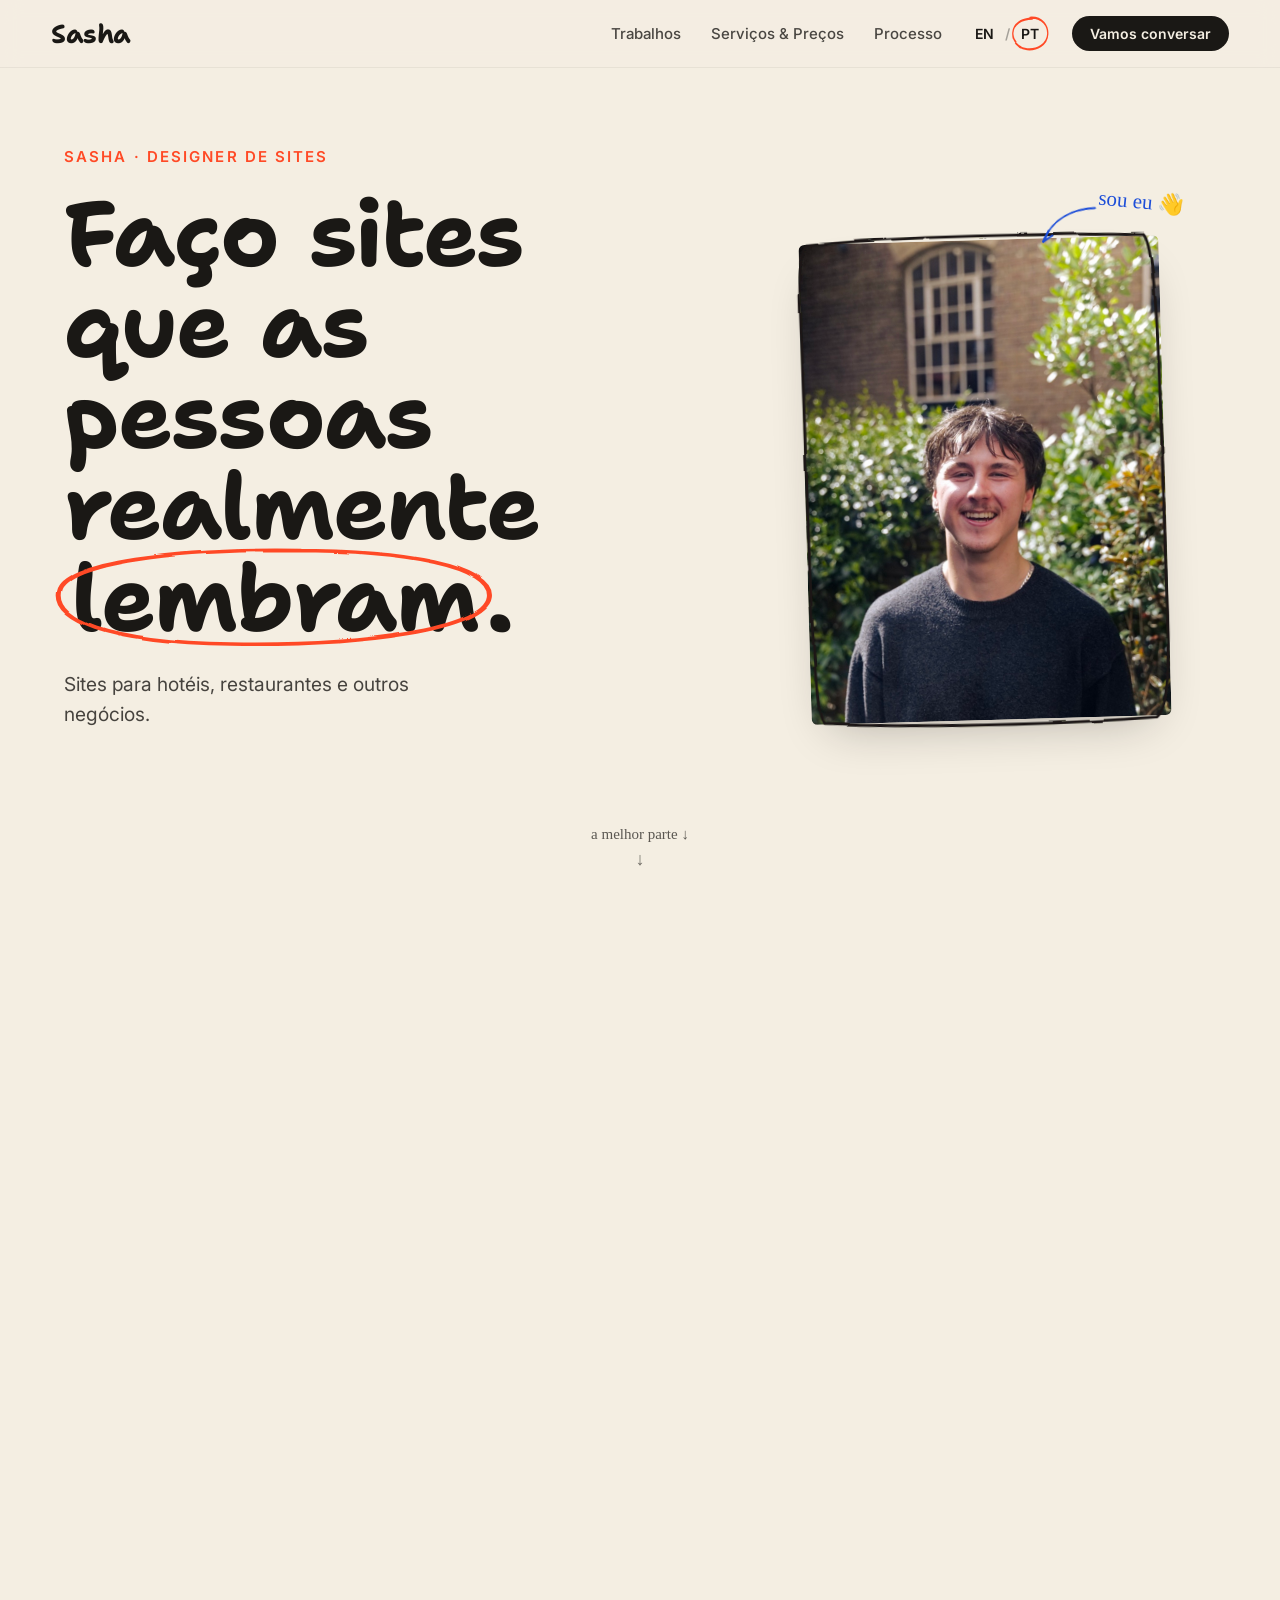
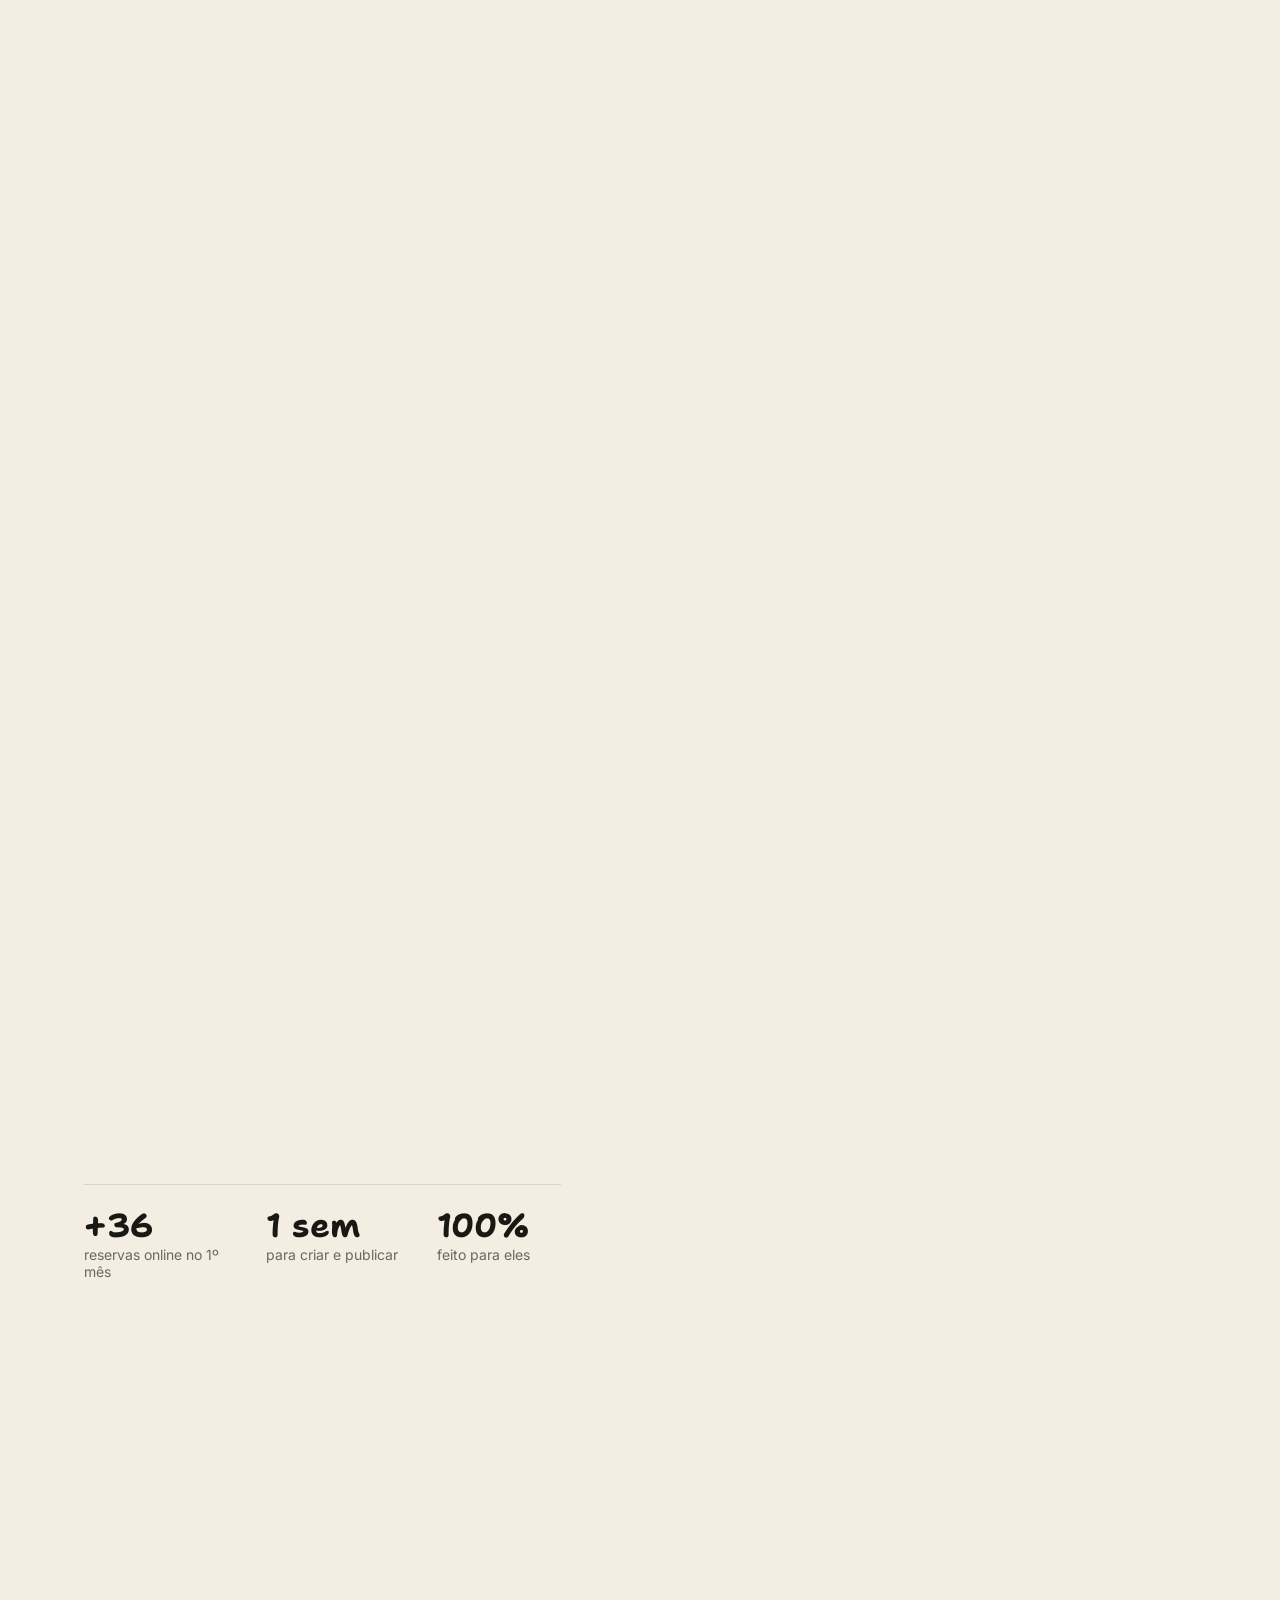
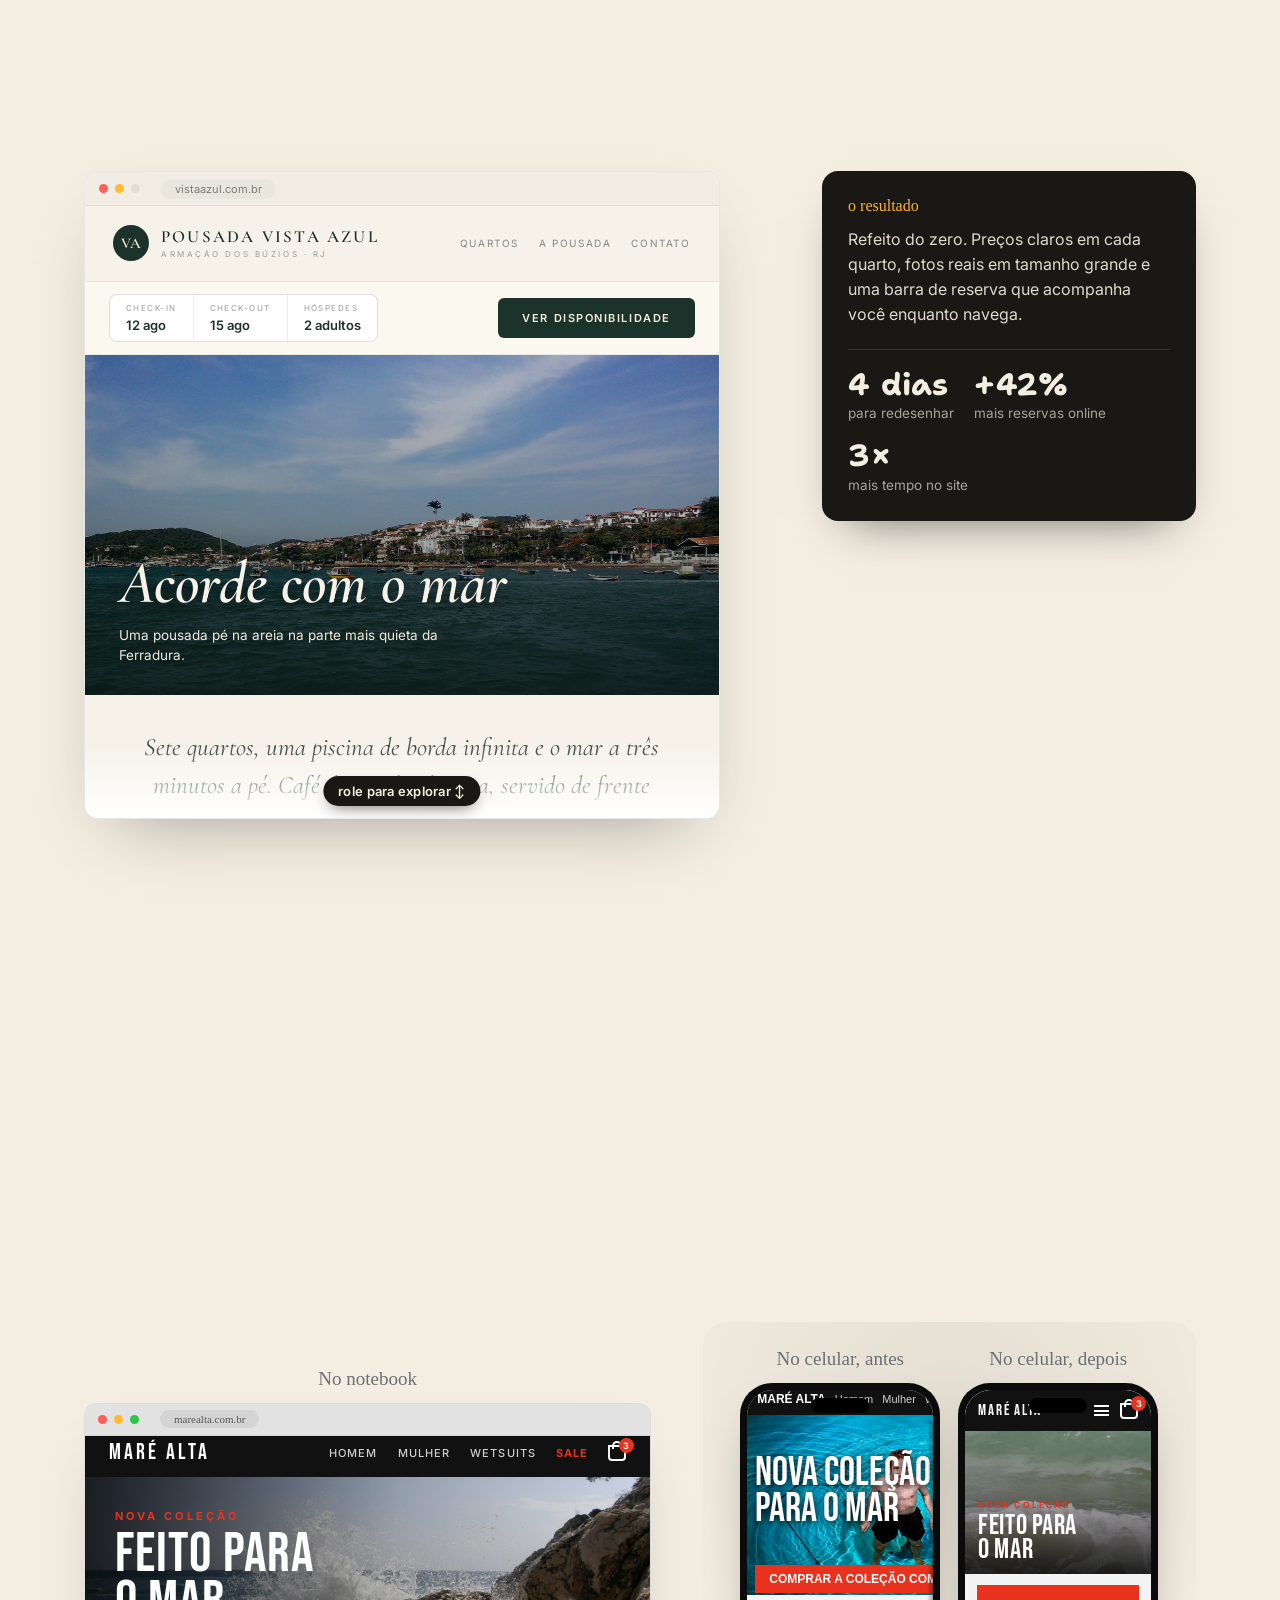
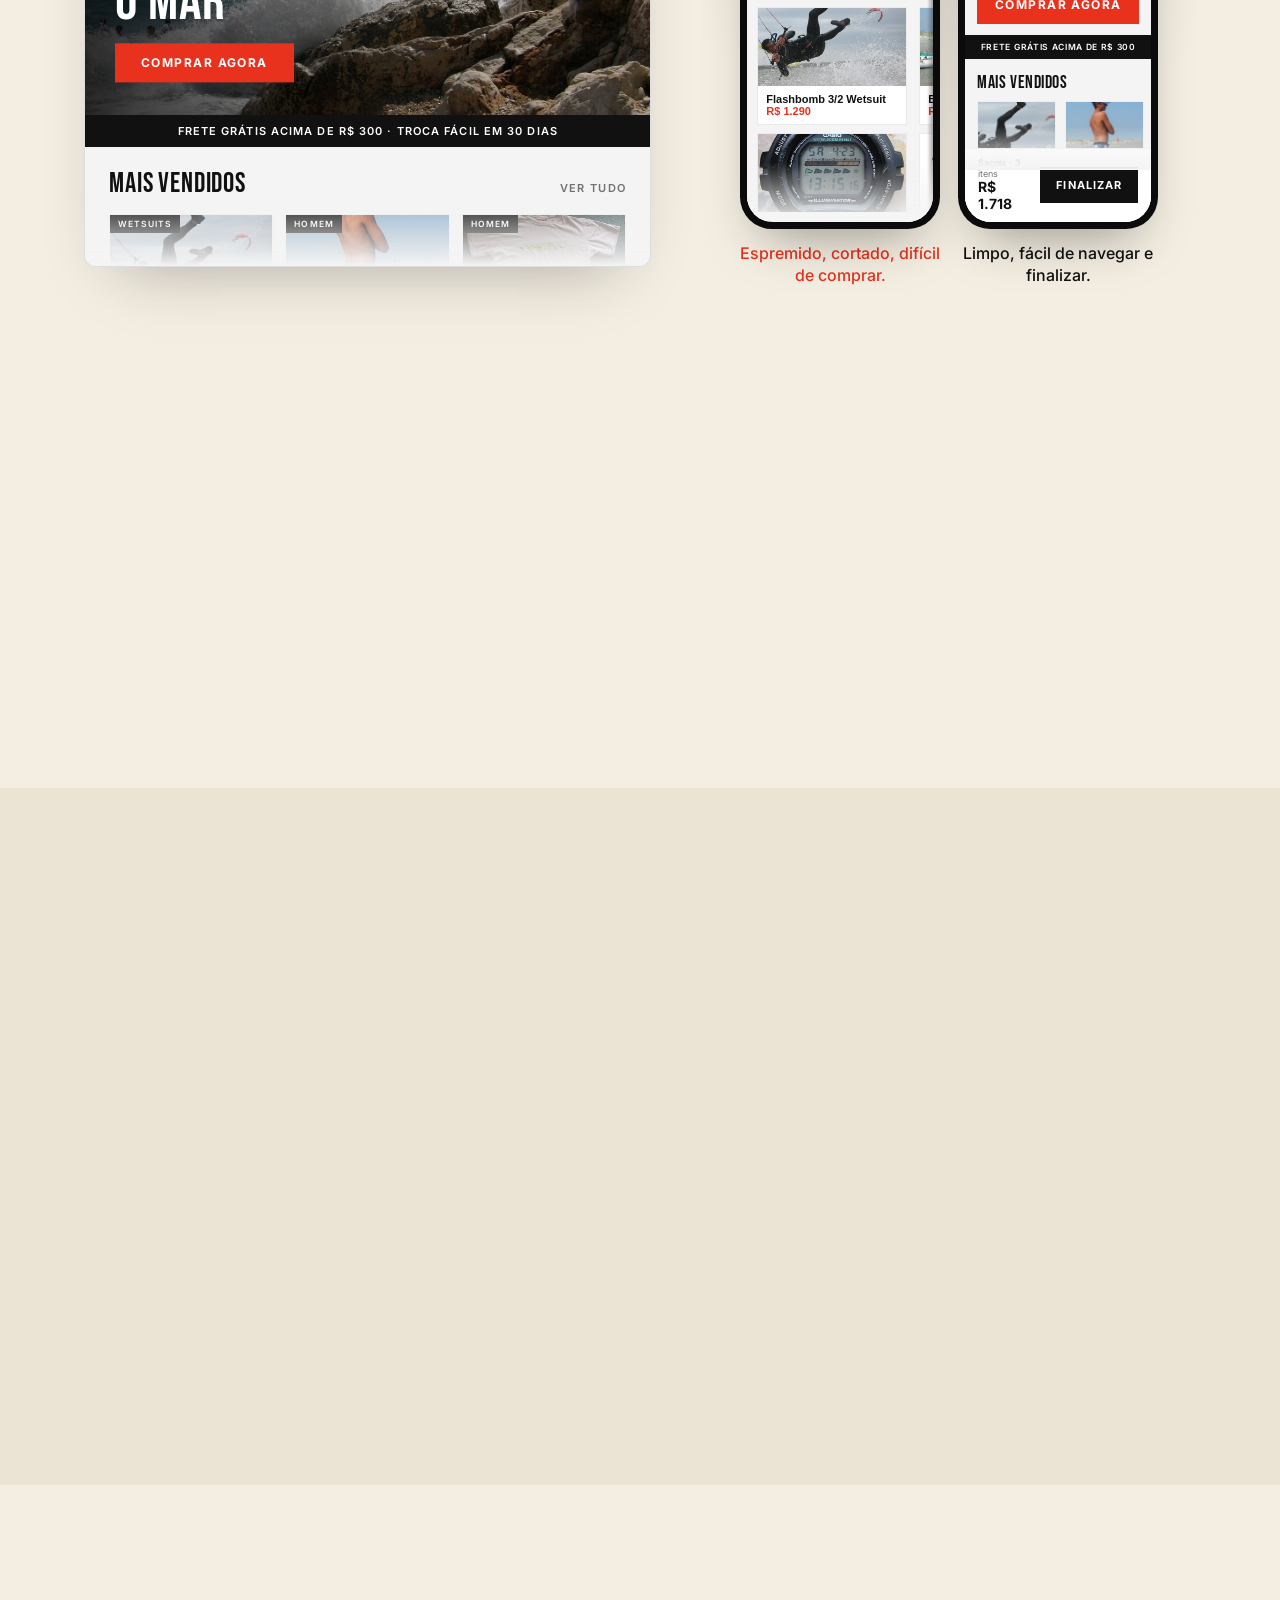
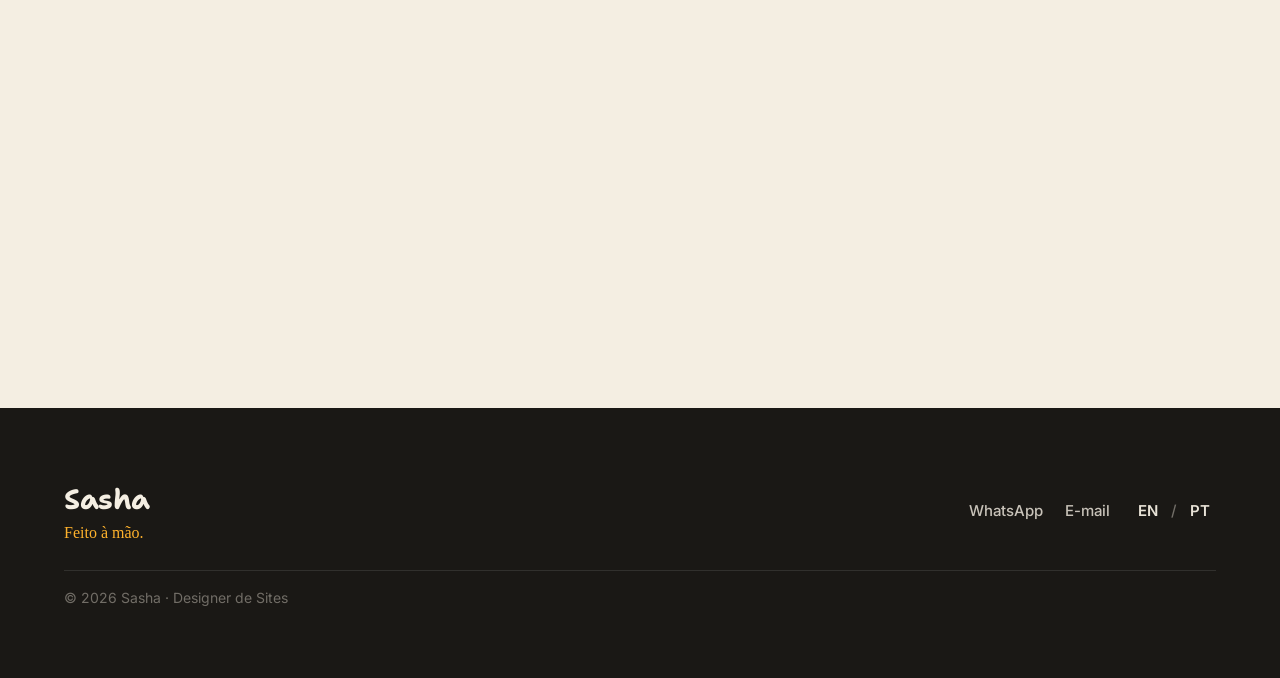
<file: site/index.html>
<!DOCTYPE html>
<html lang="pt">
<head>
<meta charset="utf-8">
<meta name="viewport" content="width=device-width, initial-scale=1">
<title>Sasha — Designer de Sites</title>
<meta name="description" content="Sasha builds memorable, handcrafted websites for hotels, restaurants, bars and other businesses. Bilingual EN / PT-BR.">
<meta property="og:title" content="Sasha — Website Designer">
<meta property="og:description" content="Memorable, handcrafted websites for hotels, restaurants and bars.">
<meta property="og:type" content="website">
<meta name="theme-color" content="#F4EEE2">
<link rel="icon" href="favicon.svg" type="image/svg+xml">
<link rel="preconnect" href="https://fonts.googleapis.com">
<link rel="preconnect" href="https://fonts.gstatic.com" crossorigin="">
<link href="https://fonts.googleapis.com/css2?family=Shantell+Sans:ital,wght@0,300..800;1,300..800&amp;family=Permanent+Marker&amp;family=Cormorant+Garamond:ital,wght@0,400;0,500;0,600;0,700;1,400;1,600&amp;family=Bebas+Neue&amp;family=Inter:wght@400;500;600;700&amp;display=swap" rel="stylesheet">
<link href="https://api.fontshare.com/v2/css?f[]=general-sans@400,500,600,700&amp;display=swap" rel="stylesheet">
<link rel="stylesheet" href="assets/css/style.css">
<!-- If JS is unavailable, reveal-on-scroll elements would stay invisible; show them. -->
<noscript><style>[data-reveal],[data-areveal]{opacity:1 !important;transform:none !important}</style></noscript>
</head>
<body>

<!-- Marker-texture SVG filters used by the hand-drawn ink strokes -->
<svg width="0" height="0" style="position:absolute;pointer-events:none" aria-hidden="true"><defs>
  <filter id="marker" x="-20%" y="-20%" width="140%" height="140%"><feTurbulence type="fractalNoise" baseFrequency="0.018 0.03" numOctaves="2" seed="7" result="n"></feTurbulence><feDisplacementMap in="SourceGraphic" in2="n" scale="3.2" xChannelSelector="R" yChannelSelector="G"></feDisplacementMap></filter>
  <filter id="marker2" x="-30%" y="-30%" width="160%" height="160%"><feTurbulence type="fractalNoise" baseFrequency="0.03 0.05" numOctaves="2" seed="3" result="n"></feTurbulence><feDisplacementMap in="SourceGraphic" in2="n" scale="2.2"></feDisplacementMap></filter>
</defs></svg>

<!-- Cursor ink-trail layer (desktop, fine pointer only) -->
<div id="trail" aria-hidden="true" style="position:fixed;inset:0;pointer-events:none;z-index:60;overflow:hidden"></div>

<nav style="position:fixed;top:0;left:0;right:0;z-index:50;display:flex;align-items:center;justify-content:space-between;gap:18px;padding:16px clamp(18px,4vw,52px);background:rgba(244,238,226,0.72);backdrop-filter:blur(10px);-webkit-backdrop-filter:blur(10px);border-bottom:1px solid #1a18150f">
  <a href="#top" style="font-family:'Shantell Sans',cursive;font-weight:700;font-size:26px;color:#1A1815;text-decoration:none;letter-spacing:-.5px">Sasha</a>
  <div style="display:flex;align-items:center;gap:clamp(14px,2.4vw,30px)">
    <a href="#work" data-navlink data-i18n="nav.work" style="font-family:'General Sans','Inter',sans-serif;font-weight:500;font-size:15px;color:#1A1815;text-decoration:none;opacity:.78;display:none">Trabalhos</a>
    <a href="#services" data-navlink data-i18n="nav.services" style="font-family:'General Sans','Inter',sans-serif;font-weight:500;font-size:15px;color:#1A1815;text-decoration:none;opacity:.78;display:none">Serviços &amp; Preços</a>
    <a href="#process" data-navlink data-i18n="nav.process" style="font-family:'General Sans','Inter',sans-serif;font-weight:500;font-size:15px;color:#1A1815;text-decoration:none;opacity:.78;display:none">Processo</a>
    <div style="display:flex;align-items:center;gap:8px;font-family:'General Sans','Inter',sans-serif;font-weight:600;font-size:14px">
      <button type="button" data-lang="en" aria-label="Switch to English" style="position:relative;background:none;border:none;cursor:pointer;padding:4px 3px;color:#1A1815;font:inherit;opacity:1">EN<svg data-langcircle viewBox="0 0 70 42" preserveAspectRatio="none" hidden style="position:absolute;left:-8px;top:-7px;width:calc(100% + 16px);height:calc(100% + 14px);overflow:visible;pointer-events:none"><path d="M 35 4 C 57 3, 67 13, 66 22 C 65 33, 47 39, 30 38 C 13 37, 4 29, 5 20 C 6 11, 20 5, 39 5" fill="none" stroke="#FF4A26" stroke-width="2.3" stroke-linecap="round" style="filter:url(#marker2)"></path></svg></button>
      <span style="opacity:.32">/</span>
      <button type="button" data-lang="pt" aria-label="Mudar para Português" style="position:relative;background:none;border:none;cursor:pointer;padding:4px 3px;color:#1A1815;font:inherit">PT<svg data-langcircle viewBox="0 0 70 42" preserveAspectRatio="none" style="position:absolute;left:-8px;top:-7px;width:calc(100% + 16px);height:calc(100% + 14px);overflow:visible;pointer-events:none"><path d="M 35 4 C 57 3, 67 13, 66 22 C 65 33, 47 39, 30 38 C 13 37, 4 29, 5 20 C 6 11, 20 5, 39 5" fill="none" stroke="#FF4A26" stroke-width="2.3" stroke-linecap="round" style="filter:url(#marker2)"></path></svg></button>
    </div>
    <a href="#contact" data-navcta data-i18n="nav.cta" style="font-family:'General Sans','Inter',sans-serif;font-weight:600;font-size:14px;color:#F4EEE2;background:#1A1815;text-decoration:none;padding:9px 18px;border-radius:30px;white-space:nowrap">Vamos conversar</a>
    <button type="button" class="nav-burger" data-menu-toggle aria-label="Menu" aria-expanded="false"><span></span><span></span><span></span></button>
  </div>
  <div class="nav-menu" data-menu hidden>
    <a href="#work" data-i18n="nav.work">Trabalhos</a>
    <a href="#services" data-i18n="nav.services">Serviços &amp; Preços</a>
    <a href="#process" data-i18n="nav.process">Processo</a>
    <a href="#contact" class="menu-cta" data-i18n="nav.cta">Vamos conversar</a>
  </div>
</nav>

<div id="top" style="position:relative;background:#F4EEE2;overflow-x:hidden;color:#1A1815">

  <!-- ===== HERO ===== -->
  <section style="position:relative;z-index:1;min-height:100vh;display:flex;align-items:center;padding:120px clamp(20px,5vw,72px) 60px;max-width:1280px;margin:0 auto">
    <div data-herogrid style="display:grid;grid-template-columns:1.15fr 0.85fr;gap:clamp(28px,5vw,72px);align-items:center;width:100%">
      <div>
        <p data-reveal style="opacity:0;transform:translateY(26px);font-family:'General Sans','Inter',sans-serif;font-weight:600;font-size:15px;letter-spacing:.14em;text-transform:uppercase;color:#FF4A26;margin:0 0 22px">Sasha · <span data-i18n="role">Designer de Sites</span></p>
        <h1 style="font-family:'Shantell Sans',cursive;font-weight:700;font-size:clamp(42px,7.2vw,104px);line-height:0.99;letter-spacing:-.02em;margin:0;text-wrap:balance">
          <span data-reveal data-i18n="headlines.1.pre" style="opacity:0;transform:translateY(26px);display:inline">Faço sites que as pessoas realmente </span><span data-reveal style="opacity:0;transform:translateY(26px);position:relative;display:inline-block;white-space:nowrap;padding:0 .08em"><span data-i18n="headlines.1.emph">lembram</span><svg viewBox="0 0 320 110" preserveAspectRatio="none" data-ink style="position:absolute;left:-6%;top:-14%;width:112%;height:128%;overflow:visible;pointer-events:none"><path d="M 160 10 C 250 8, 308 26, 305 54 C 302 84, 220 100, 130 98 C 44 96, 10 74, 14 48 C 18 22, 92 8, 178 10" fill="none" stroke="#FF4A26" stroke-width="3.4" stroke-linecap="round" style="filter:url(#marker)"></path></svg></span><span data-reveal data-i18n="headlines.1.post" style="opacity:0;transform:translateY(26px);display:inline">.</span>
        </h1>
        <p data-reveal data-i18n="heroSub" style="opacity:0;transform:translateY(26px);font-family:'General Sans','Inter',sans-serif;font-weight:400;font-size:clamp(18px,1.5vw,22px);line-height:1.55;color:#1A1815cc;max-width:30ch;margin:26px 0 36px">Sites para hotéis, restaurantes e outros negócios.</p>
        <div data-reveal style="opacity:0;transform:translateY(26px);display:flex;align-items:center;gap:20px;flex-wrap:wrap">
          <a href="#work" data-i18n="heroCta" style="font-family:'General Sans','Inter',sans-serif;font-weight:600;font-size:16px;color:#F4EEE2;background:#FF4A26;text-decoration:none;padding:14px 26px;border-radius:32px">Ver os trabalhos</a>
          <a href="#about" data-i18n="heroCta2" style="font-family:'General Sans','Inter',sans-serif;font-weight:500;font-size:16px;color:#1A1815;text-decoration:none;opacity:.7">Me conheça antes</a>
        </div>
      </div>

      <div data-reveal data-herophoto style="opacity:0;transform:translateY(26px);position:relative;justify-self:center">
        <div style="position:relative;width:min(360px,72vw);transform:rotate(-1.6deg)">
          <div style="position:relative;aspect-ratio:3/4;border-radius:6px;overflow:hidden;background:#EBE3D4;box-shadow:0 22px 50px -22px #1a181555">
            <img src="assets/img/maks-final.jpg" alt="Sasha, freelance website creator, smiling outdoors" loading="eager" fetchpriority="high" decoding="async" style="width:100%;height:100%;object-fit:cover;object-position:50% 18%;display:block">
          </div>
          <svg viewBox="0 0 400 540" preserveAspectRatio="none" data-ink style="position:absolute;left:-3.5%;top:-3%;width:107%;height:106%;overflow:visible;pointer-events:none"><path d="M 22 16 C 120 8, 280 10, 372 14 C 388 30, 384 220, 386 410 C 387 500, 380 520, 372 526 C 260 532, 120 530, 26 524 C 14 510, 16 300, 14 110 C 13 44, 14 26, 22 16" fill="none" stroke="#1A1815" stroke-width="3" stroke-linecap="round" style="filter:url(#marker)"></path></svg>
          <div style="position:absolute;top:-46px;right:-26px;transform:rotate(7deg)">
            <span style="font-family:'Permanent Marker',cursive;font-size:21px;color:#1D4ED8"><span data-i18n="meNote">sou eu</span> 👋</span>
            <svg viewBox="0 0 90 80" data-ink style="position:absolute;left:-58px;top:18px;width:64px;height:58px;overflow:visible;pointer-events:none"><path d="M 78 6 C 50 10, 20 24, 10 60" fill="none" stroke="#1D4ED8" stroke-width="2.6" stroke-linecap="round" style="filter:url(#marker)"></path><path d="M 10 60 L 22 50 M 10 60 L 16 44" fill="none" stroke="#1D4ED8" stroke-width="2.6" stroke-linecap="round" style="filter:url(#marker)"></path></svg>
          </div>
        </div>
      </div>
    </div>

    <a href="#about" style="position:absolute;bottom:30px;left:50%;transform:translateX(-50%);text-decoration:none;display:flex;flex-direction:column;align-items:center;gap:6px;color:#1A1815">
      <span style="font-family:'Permanent Marker',cursive;font-size:15px;opacity:.7"><span data-i18n="scrollCue">a melhor parte</span> ↓</span>
      <span style="animation:floatcue 1.8s ease-in-out infinite;font-size:18px;opacity:.6">↓</span>
    </a>
  </section>

  <!-- ===== ABOUT ===== -->
  <section id="about" style="position:relative;z-index:1;padding:clamp(60px,9vw,130px) clamp(20px,5vw,72px);max-width:980px;margin:0 auto">
    <p data-reveal data-i18n="aboutKicker" style="opacity:0;transform:translateY(26px);font-family:'Permanent Marker',cursive;font-size:18px;color:#FF4A26;margin:0 0 28px;transform:rotate(-1.5deg)">um pouco sobre mim</p>
    <p data-reveal style="opacity: 0; transform: translateY(26px); font-family: 'General Sans','Inter',sans-serif; font-weight: 500; font-size: clamp(23px,3.1vw,38px); line-height: 1.5; letter-spacing: -.01em; margin: 0; text-wrap: pretty"><span data-i18n="about.lead">Sou Sasha. Faço sites para hotéis, restaurantes e bares: </span><span style="position:relative;white-space:nowrap;font-weight:600"><span data-i18n="about.w1">com arte</span><svg viewBox="0 0 200 26" preserveAspectRatio="none" data-ink style="position:absolute;left:-2%;bottom:-0.32em;width:104%;height:0.42em;overflow:visible;pointer-events:none"><path d="M5 14 C 55 6, 130 20, 196 10" fill="none" stroke="#FFB22C" stroke-width="5" stroke-linecap="round" style="filter:url(#marker)"></path></svg></span><span data-i18n="about.mid1"> na aparência, </span><span style="position:relative;white-space:nowrap;font-weight:600"><span data-i18n="about.w2">intencionais</span><svg viewBox="0 0 220 26" preserveAspectRatio="none" data-ink style="position:absolute;left:-2%;bottom:-0.32em;width:104%;height:0.42em;overflow:visible;pointer-events:none"><path d="M5 12 C 60 20, 150 5, 216 14" fill="none" stroke="#1D4ED8" stroke-width="4.5" stroke-linecap="round" style="filter:url(#marker)"></path></svg></span><span data-i18n="about.mid2"> em cada detalhe e </span><span style="position:relative;white-space:nowrap;font-weight:600"><span data-i18n="about.w3">de qualidade</span><svg viewBox="0 0 200 26" preserveAspectRatio="none" data-ink style="position:absolute;left:-2%;bottom:-0.32em;width:104%;height:0.42em;overflow:visible;pointer-events:none"><path d="M5 13 C 50 7, 135 19, 196 11" fill="none" stroke="#FF4A26" stroke-width="4.8" stroke-linecap="round" style="filter:url(#marker)"></path></svg></span><span data-i18n="about.tail"> do primeiro ao último clique. Primeiro conheço o seu lugar, depois crio um site com a cara dele. Sem templates.</span></p>
    <p data-reveal data-i18n="about.p2" style="opacity:0;transform:translateY(26px);font-family:'General Sans','Inter',sans-serif;font-weight:400;font-size:clamp(16px,1.5vw,19px);line-height:1.6;color:#1A1815a6;margin:clamp(22px,3vw,32px) 0 0;max-width:62ch">Estudei engenharia na Universidade de Cambridge e trago essa mesma estrutura para cada site. Trabalho principalmente com hotéis, restaurantes e bares, mas também já criei sites para empresas de tecnologia, clubes de luta e vários outros negócios, pequenos e grandes. A maioria das empresas com quem trabalhei fica em Londres. Seja qual for o seu, crio o site em torno do que ele precisa.</p>
  </section>

  <!-- ===== TRANSFORMATION ===== -->
  <section id="work" style="position:relative;z-index:1;padding:clamp(40px,7vw,90px) clamp(20px,5vw,72px) clamp(40px,6vw,70px);max-width:1200px;margin:0 auto">
    <div style="max-width:760px">
      <p data-reveal data-i18n="transKicker" style="opacity:0;transform:translateY(26px);font-family:'General Sans','Inter',sans-serif;font-weight:600;font-size:14px;letter-spacing:.16em;text-transform:uppercase;color:#FF4A26;margin:0 0 18px">a transformação</p>
      <h2 data-reveal style="opacity:0;transform:translateY(26px);font-family:'Shantell Sans',cursive;font-weight:700;font-size:clamp(34px,5.4vw,72px);line-height:1.02;letter-spacing:-.02em;margin:0"><span data-i18n="transIntro">Agora vem a parte boa</span> <span style="display:inline-block;transform:rotate(-3deg);color:#FF4A26">→</span></h2>
      <p data-reveal data-i18n="transBody" style="opacity:0;transform:translateY(26px);font-family:'General Sans','Inter',sans-serif;font-size:clamp(17px,1.4vw,20px);line-height:1.55;color:#1A1815b3;margin:22px 0 0;max-width:48ch">Três exemplos: um site criado do zero, um site antigo melhorado e um feito para funcionar bem no celular. Dê uma olhada.</p>
      <p data-reveal data-i18n="transNote" style="opacity:0;transform:translateY(26px);font-family:'General Sans','Inter',sans-serif;font-size:13px;line-height:1.5;color:#1A181580;margin:16px 0 0;max-width:52ch;font-style:italic">Estes exemplos são recriações. O trabalho real dos meus clientes fica privado, a pedido deles.</p>
    </div>
  </section>

  <!-- ============ CREATION CASE STUDY — Maresia ============ -->
  <section style="position:relative;z-index:1;padding:clamp(18px,3vw,36px) clamp(20px,5vw,72px) clamp(56px,8vw,110px);max-width:1240px;margin:0 auto">
    <div data-reveal style="opacity:0;transform:translateY(26px);display:flex;align-items:baseline;gap:16px;flex-wrap:wrap;margin-bottom:clamp(20px,3vw,34px)">
      <span style="font-family:'Permanent Marker',cursive;font-size:clamp(26px,3.2vw,44px);color:#1A1815;line-height:1">01</span>
      <span data-i18n="rest.service" style="font-family:'General Sans','Inter',sans-serif;font-weight:600;font-size:13px;letter-spacing:.16em;text-transform:uppercase;color:#FF4A26">Criação · do zero</span>
    </div>
    <div data-casegrid style="display:grid;grid-template-columns:0.9fr 1.1fr;gap:clamp(28px,4vw,60px);align-items:center">
      <div>
        <h3 data-reveal style="opacity:0;transform:translateY(26px);font-family:'Shantell Sans',cursive;font-weight:700;font-size:clamp(38px,4.6vw,64px);line-height:.98;letter-spacing:-.02em;margin:0">Maresia</h3>
        <p data-reveal data-i18n="rest.lead" style="opacity:0;transform:translateY(26px);font-family:'General Sans','Inter',sans-serif;font-size:clamp(17px,1.4vw,20px);line-height:1.55;color:#1A1815b3;margin:16px 0 0;max-width:42ch">Um restaurante no litoral brasileiro que não tinha site. Criei um para eles, do primeiro rascunho a um site que traz reservas.</p>
        <div style="margin-top:clamp(26px,3vw,38px);display:flex;flex-direction:column;gap:18px">
          <div data-reveal data-idx="0" style="opacity:0;transform:translateY(18px);display:flex;gap:15px;align-items:baseline">
            <span style="font-family:'Permanent Marker',cursive;font-size:17px;color:#FF4A26;flex:none">01</span>
            <div><h4 data-i18n="rest.story.0.t" style="font-family:'Shantell Sans',cursive;font-weight:700;font-size:clamp(19px,1.7vw,25px);margin:0;line-height:1.12">Eles não tinham site.</h4><p data-i18n="rest.story.0.d" style="font-family:'General Sans','Inter',sans-serif;font-size:16px;line-height:1.5;color:#1A1815a6;margin:6px 0 0;max-width:40ch">Um restaurante pequeno no litoral. As reservas chegavam por telefone e DM, e muitas se perdiam.</p></div>
          </div>
          <div data-reveal data-idx="1" style="opacity:0;transform:translateY(18px);display:flex;gap:15px;align-items:baseline">
            <span style="font-family:'Permanent Marker',cursive;font-size:17px;color:#FF4A26;flex:none">02</span>
            <div><h4 data-i18n="rest.story.1.t" style="font-family:'Shantell Sans',cursive;font-weight:700;font-size:clamp(19px,1.7vw,25px);margin:0;line-height:1.12">Criamos juntos.</h4><p data-i18n="rest.story.1.d" style="font-family:'General Sans','Inter',sans-serif;font-size:16px;line-height:1.5;color:#1A1815a6;margin:6px 0 0;max-width:40ch">Fui até lá, conversamos sobre o que precisavam, tiramos fotos dos pratos e o site ficou pronto em três semanas.</p></div>
          </div>
          <div data-reveal data-idx="2" style="opacity:0;transform:translateY(18px);display:flex;gap:15px;align-items:baseline">
            <span style="font-family:'Permanent Marker',cursive;font-size:17px;color:#FF4A26;flex:none">03</span>
            <div><h4 data-i18n="rest.story.2.t" style="font-family:'Shantell Sans',cursive;font-weight:700;font-size:clamp(19px,1.7vw,25px);margin:0;line-height:1.12">Agora traz reservas.</h4><p data-i18n="rest.story.2.d" style="font-family:'General Sans','Inter',sans-serif;font-size:16px;line-height:1.5;color:#1A1815a6;margin:6px 0 0;max-width:40ch">As pessoas reservam online antes de o restaurante abrir, e os fins de semana enchem cedo.</p></div>
          </div>
        </div>
        <div style="margin-top:clamp(26px,3vw,40px);display:flex;gap:clamp(22px,3vw,44px);flex-wrap:wrap;border-top:1px solid #1a18151f;padding-top:24px">
          <div><div data-i18n="rest.stats.0.n" style="font-family:'Shantell Sans',cursive;font-weight:700;font-size:clamp(26px,2.6vw,40px);color:#1A1815;line-height:1">+36</div><div data-i18n="rest.stats.0.l" style="font-family:'General Sans','Inter',sans-serif;font-size:14px;color:#1A1815a0;margin-top:4px;max-width:16ch">reservas online no 1º mês</div></div>
          <div><div data-i18n="rest.stats.1.n" style="font-family:'Shantell Sans',cursive;font-weight:700;font-size:clamp(26px,2.6vw,40px);color:#1A1815;line-height:1">1 sem</div><div data-i18n="rest.stats.1.l" style="font-family:'General Sans','Inter',sans-serif;font-size:14px;color:#1A1815a0;margin-top:4px;max-width:16ch">para criar e publicar</div></div>
          <div><div data-i18n="rest.stats.2.n" style="font-family:'Shantell Sans',cursive;font-weight:700;font-size:clamp(26px,2.6vw,40px);color:#1A1815;line-height:1">100%</div><div data-i18n="rest.stats.2.l" style="font-family:'General Sans','Inter',sans-serif;font-size:14px;color:#1A1815a0;margin-top:4px;max-width:16ch">feito para eles</div></div>
        </div>
      </div>

      <div data-reveal style="opacity:0;transform:translateY(26px);position:relative">
        <div data-peek="rest" style="display:flex;align-items:center;gap:14px;margin-bottom:16px;flex-wrap:wrap">
          <div style="display:inline-flex;background:#e3dac9;border:1.5px solid #1a181524;border-radius:30px;padding:5px;font-family:'General Sans','Inter',sans-serif;font-weight:700;font-size:15px;color:#1A1815;box-shadow:0 5px 16px -7px #1a181555">
            <button type="button" data-view-btn="rest" data-view-value="site" style="position:relative;z-index:1;border:none;cursor:pointer;background:none;font:inherit;color:#1A1815;padding:11px 24px;border-radius:26px"><span data-pill style="position:absolute;inset:0;background:#F4EEE2;border-radius:26px;box-shadow:0 2px 6px -2px #1a181540;z-index:-1"></span><span data-i18n="rest.vSite">Site no ar</span></button>
            <button type="button" data-view-btn="rest" data-view-value="sketch" style="position:relative;z-index:1;border:none;cursor:pointer;background:none;font:inherit;color:#1A1815;padding:11px 24px;border-radius:26px"><span data-pill hidden style="position:absolute;inset:0;background:#F4EEE2;border-radius:26px;box-shadow:0 2px 6px -2px #1a181540;z-index:-1"></span><span data-i18n="rest.vSketch">O rascunho</span></button>
          </div>
          <span data-i18n="rest.tryIt" style="font-family:'Permanent Marker',cursive;font-size:19px;color:#1D4ED8;transform:rotate(-2deg)">ver o rascunho →</span>
        </div>

        <div data-fit="430" style="position:relative;border-radius:14px;overflow:hidden;box-shadow:0 30px 70px -34px #1a181566;border:1px solid #1a18151a;background:#fff">
          <div style="height:34px;background:#f1ede4;border-bottom:1px solid #00000010;display:flex;align-items:center;gap:7px;padding:0 14px;flex:none"><span style="width:9px;height:9px;border-radius:50%;background:#ff5f57"></span><span style="width:9px;height:9px;border-radius:50%;background:#febc2e"></span><span style="width:9px;height:9px;border-radius:50%;background:#28c840"></span><span style="margin-left:14px;font-family:'General Sans','Inter',sans-serif;font-size:11px;color:#0007;background:#00000008;padding:3px 14px;border-radius:20px">maresia.com.br</span></div>
          <div aria-hidden="true" style="position:absolute;left:0;right:0;bottom:0;height:72px;background:linear-gradient(0deg,#fbf7ef,rgba(251,247,239,0));pointer-events:none;z-index:3"></div>
          <div data-scrollcue style="position:absolute;bottom:12px;left:50%;transform:translateX(-50%);z-index:4;pointer-events:none;background:#1A1815;color:#F4EEE2;font-family:'General Sans','Inter',sans-serif;font-weight:600;font-size:13px;letter-spacing:.02em;padding:7px 15px;border-radius:20px;box-shadow:0 6px 16px -6px #1a1815aa;animation:floatcue 1.8s ease-in-out infinite"><span data-i18n="ui.scroll">role para explorar</span> ↕</div>
          <div data-nudge data-scrollframe style="height:clamp(420px,52vh,560px);overflow-y:auto;overflow-x:hidden;touch-action:pan-y;background:#fbf7ef;-webkit-overflow-scrolling:touch">

            <div data-view-panel="rest" data-view-value="site">
            <div style="font-family:'Cormorant Garamond',Georgia,serif;color:#23342f">
              <div style="display:flex;align-items:center;justify-content:space-between;flex-wrap:wrap;row-gap:8px;padding:16px 22px;border-bottom:1px solid #23342f14">
                <span style="font-weight:600;font-size:20px;letter-spacing:.34em">MARESIA</span>
                <div style="display:flex;align-items:center;gap:18px;font-family:'General Sans','Inter',sans-serif;font-size:12px;letter-spacing:.06em;color:#23342fbb"><span>Menu</span><span>A Casa</span><span>Contato</span><span style="font-family:'General Sans','Inter',sans-serif;font-weight:600;font-size:12px;color:#fff;background:#c4622d;padding:8px 16px;border-radius:2px;letter-spacing:.04em">Reservar</span></div>
              </div>
              <div data-kenburns style="position:relative;height:270px;background:#1a0f08 center/cover no-repeat;background-color:#2a1550;background-image:url('assets/img/sand-beach-sunset.jpg');display:flex;align-items:flex-end;padding:30px 26px">
                <div style="position:absolute;inset:0;background:linear-gradient(0deg,rgba(26,15,9,0.92) 0%,rgba(26,15,9,0.44) 50%,rgba(26,15,9,0.12) 100%)"></div>
                <div data-reveal style="opacity:0;transform:translateY(22px);position:relative;color:#fbf7ef;text-shadow:0 1px 14px rgba(0,0,0,0.5)">
                  <div style="font-family:'General Sans','Inter',sans-serif;font-size:11px;letter-spacing:.24em;margin-bottom:12px;opacity:.9">PARATY · COSTA VERDE</div>
                  <div style="font-size:clamp(40px,6vw,64px);font-weight:600;line-height:.95;font-style:italic">Do mar à mesa</div>
                  <div style="font-family:'General Sans','Inter',sans-serif;font-size:14px;margin-top:12px;opacity:.92">Frutos do mar na brasa, ao cair da tarde.</div>
                </div>
              </div>
              <div style="padding:34px 26px">
                <div style="text-align:center;font-size:14px;letter-spacing:.28em;text-transform:uppercase;color:#c4622d;font-family:'General Sans','Inter',sans-serif;font-weight:600">— Da nossa cozinha —</div>
                <div data-dishgrid style="display:grid;grid-template-columns:1fr 1fr 1fr;gap:16px;margin-top:22px">
                  <div style="background:#fff;border:1px solid #23342f12;border-radius:4px;overflow:hidden;transition:transform .3s ease, box-shadow .3s ease" data-hover="transform:translateY(-5px);box-shadow:0 16px 32px -18px #1a181559">
                    <img src="assets/img/moqueca-frutos-do-mar.jpg" alt="" loading="lazy" style="width:100%;height:104px;object-fit:cover;display:block">
                    <div style="padding:14px">
                      <div style="display:flex;justify-content:space-between;align-items:baseline;flex-wrap:wrap;gap:2px 8px"><span style="font-weight:600;font-size:19px">Moqueca de Camarão</span><span style="font-weight:600;font-size:16px;color:#c4622d;white-space:nowrap">R$ 128</span></div>
                      <div style="font-family:'General Sans','Inter',sans-serif;font-size:12px;color:#23342f99;margin-top:6px;line-height:1.45">Leite de coco, dendê, pirão da casa.</div>
                    </div>
                  </div>
                  <div style="background:#fff;border:1px solid #23342f12;border-radius:4px;overflow:hidden;transition:transform .3s ease, box-shadow .3s ease" data-hover="transform:translateY(-5px);box-shadow:0 16px 32px -18px #1a181559">
                    <img src="assets/img/moqueca-cacao.jpg" alt="" loading="lazy" style="width:100%;height:104px;object-fit:cover;display:block">
                    <div style="padding:14px">
                      <div style="display:flex;justify-content:space-between;align-items:baseline;flex-wrap:wrap;gap:2px 8px"><span style="font-weight:600;font-size:19px">Peixe na Telha</span><span style="font-weight:600;font-size:16px;color:#c4622d;white-space:nowrap">R$ 96</span></div>
                      <div style="font-family:'General Sans','Inter',sans-serif;font-size:12px;color:#23342f99;margin-top:6px;line-height:1.45">Pescado do dia, ervas, limão siciliano.</div>
                    </div>
                  </div>
                  <div style="background:#fff;border:1px solid #23342f12;border-radius:4px;overflow:hidden;transition:transform .3s ease, box-shadow .3s ease" data-hover="transform:translateY(-5px);box-shadow:0 16px 32px -18px #1a181559">
                    <img src="assets/img/seafood-plate.jpg" alt="" loading="lazy" style="width:100%;height:104px;object-fit:cover;display:block">
                    <div style="padding:14px">
                      <div style="display:flex;justify-content:space-between;align-items:baseline;flex-wrap:wrap;gap:2px 8px"><span style="font-weight:600;font-size:19px">Frutos do Mar</span><span style="font-weight:600;font-size:16px;color:#c4622d;white-space:nowrap">R$ 148</span></div>
                      <div style="font-family:'General Sans','Inter',sans-serif;font-size:12px;color:#23342f99;margin-top:6px;line-height:1.45">Do dia, na brasa, para dividir.</div>
                    </div>
                  </div>
                </div>
              </div>
              <div data-expgrid style="display:grid;grid-template-columns:1fr 1fr;align-items:stretch">
                <img src="assets/img/sand-beach-sunset.jpg" alt="" loading="lazy" style="width:100%;height:100%;min-height:200px;object-fit:cover;display:block">
                <div style="background:#23342f;color:#f2ede1;padding:34px 28px;display:flex;flex-direction:column;justify-content:center">
                  <div style="font-size:clamp(26px,3.2vw,34px);font-weight:600;font-style:italic;line-height:1.05">Onde o mar encontra a mesa</div>
                  <div style="font-family:'General Sans','Inter',sans-serif;font-size:14px;line-height:1.65;margin-top:16px;color:#f2ede1cc;max-width:36ch">No alto da orla, à luz de velas. Cada prato começa no barco da manhã e termina no seu ao anoitecer.</div>
                </div>
              </div>
              <div style="display:grid;grid-template-columns:1fr 1fr 1fr 1fr;gap:2px">
                <img src="assets/img/praia-manguinhos.jpg" alt="" loading="lazy" style="height:110px;width:100%;object-fit:cover;display:block"><img src="assets/img/orla-bardot.jpg" alt="" loading="lazy" style="height:110px;width:100%;object-fit:cover;display:block"><img src="assets/img/sand-beach-sunset.jpg" alt="" loading="lazy" style="height:110px;width:100%;object-fit:cover;display:block"><img src="assets/img/seafood-plate.jpg" alt="" loading="lazy" style="height:110px;width:100%;object-fit:cover;display:block">
              </div>
              <div style="text-align:center;padding:30px 24px 36px;background:#fbf7ef">
                <div style="font-size:22px;font-weight:600;letter-spacing:.3em">MARESIA</div>
                <div style="font-family:'General Sans','Inter',sans-serif;font-size:12px;color:#23342f99;margin-top:10px;line-height:1.7">Todos os dias · 17h – 23h30<br>Rua da Praia, 240 · Paraty/RJ</div>
                <span style="display:inline-block;margin-top:16px;font-family:'General Sans','Inter',sans-serif;font-weight:600;font-size:12px;color:#fff;background:#c4622d;padding:11px 22px;border-radius:2px;letter-spacing:.04em">Reservar pelo WhatsApp</span>
              </div>
            </div>
            </div>

            <div data-view-panel="rest" data-view-value="sketch" hidden>
            <div style="padding:22px;font-family:'Permanent Marker',cursive;color:#1A1815">
              <div style="display:flex;justify-content:space-between;align-items:center;border:2px dashed #1A181555;border-radius:6px;padding:10px 14px"><span style="letter-spacing:.2em">MARESIA</span><span style="font-size:13px;color:#1A181588">menu · reservar</span></div>
              <div style="margin-top:14px;border:2.5px dashed #1A181566;border-radius:8px;height:150px;position:relative;overflow:hidden;display:flex;align-items:center;justify-content:center"><svg viewBox="0 0 100 100" preserveAspectRatio="none" style="position:absolute;inset:0;width:100%;height:100%"><path d="M2 2 L98 98 M98 2 L2 98" stroke="#1A181530" stroke-width=".6" fill="none"/></svg><span style="color:#1A181588;font-size:15px">[ foto do mar ]</span></div>
              <div style="margin-top:8px;font-family:'General Sans','Inter',sans-serif;font-size:13px;color:#1A181577;font-style:italic">← "aqui o nome bem grande, tipo escrito à mão"</div>
              <div style="display:grid;grid-template-columns:1fr 1fr 1fr;gap:10px;margin-top:18px"><div style="height:80px;border:2px dashed #1A181555;border-radius:6px;display:flex;align-items:center;justify-content:center;font-size:12px;color:#1A181577">prato</div><div style="height:80px;border:2px dashed #1A181555;border-radius:6px;display:flex;align-items:center;justify-content:center;font-size:12px;color:#1A181577">prato</div><div style="height:80px;border:2px dashed #1A181555;border-radius:6px;display:flex;align-items:center;justify-content:center;font-size:12px;color:#1A181577">prato</div></div>
              <div style="margin-top:18px;border:2px dashed #1A181555;border-radius:6px;height:60px;display:flex;align-items:center;justify-content:center;font-size:13px;color:#1A181577">horário · endereço · whatsapp</div>
              <div data-i18n="rest.sketchNote" style="margin-top:16px;color:#1D4ED8;font-size:16px;transform:rotate(-1.5deg)">onde tudo começou →</div>
            </div>
            </div>

          </div>
        </div>
      </div>
    </div>
  </section>

  <!-- ============ IMPROVEMENT BEFORE/AFTER — Pousada Vista Azul ============ -->
  <section style="position:relative;z-index:1;padding:clamp(30px,5vw,60px) clamp(20px,5vw,72px) clamp(60px,9vw,120px);max-width:1240px;margin:0 auto">
    <div data-reveal style="opacity:0;transform:translateY(26px);display:flex;align-items:baseline;gap:16px;flex-wrap:wrap;margin-bottom:clamp(16px,2vw,24px)">
      <span style="font-family:'Permanent Marker',cursive;font-size:clamp(26px,3.2vw,44px);color:#1A1815;line-height:1">02</span>
      <span data-i18n="hotel.service" style="font-family:'General Sans','Inter',sans-serif;font-weight:600;font-size:13px;letter-spacing:.16em;text-transform:uppercase;color:#1D4ED8">Reforma &amp; Melhoria</span>
    </div>
    <div style="display:flex;align-items:flex-end;justify-content:space-between;flex-wrap:wrap;gap:16px;margin-bottom:24px">
      <div style="max-width:40ch">
        <h3 data-reveal style="opacity:0;transform:translateY(26px);font-family:'Shantell Sans',cursive;font-weight:700;font-size:clamp(30px,3.8vw,52px);line-height:1;letter-spacing:-.02em;margin:0">Pousada Vista Azul</h3>
        <p data-reveal data-i18n="hotel.lead" style="opacity:0;transform:translateY(26px);font-family:'General Sans','Inter',sans-serif;font-size:clamp(16px,1.3vw,19px);line-height:1.55;color:#1A1815b3;margin:14px 0 0">Um site de hotel antigo, redesenhado. As mesmas fotos e o mesmo conteúdo, mas mais fácil de usar e melhor para conseguir reservas. Alterne entre Antes e Depois para ver o que mudou.</p>
      </div>
      <div data-reveal data-peek="hotel" style="opacity:0;transform:translateY(26px);display:flex;flex-direction:column;align-items:flex-end;gap:9px">
        <span style="font-family:'Permanent Marker',cursive;font-size:16px;color:#1D4ED8;transform:rotate(-1.5deg)"><span data-i18n="ui.tap">toque para trocar</span> ↓</span>
        <div style="display:inline-flex;background:#e3dac9;border:1.5px solid #1a181524;border-radius:30px;padding:5px;font-family:'General Sans','Inter',sans-serif;font-weight:700;font-size:15px;color:#1A1815;box-shadow:0 5px 16px -7px #1a181555">
          <button type="button" data-view-btn="hotel" data-view-value="before" style="position:relative;z-index:1;border:none;cursor:pointer;background:none;font:inherit;color:#1A1815;padding:11px 24px;border-radius:26px"><span data-pill style="position:absolute;inset:0;background:#F4EEE2;border-radius:26px;box-shadow:0 2px 6px -2px #1a181540;z-index:-1"></span><span data-i18n="hotel.before">Antes</span></button>
          <button type="button" data-view-btn="hotel" data-view-value="after" style="position:relative;z-index:1;border:none;cursor:pointer;background:none;font:inherit;color:#1A1815;padding:11px 24px;border-radius:26px"><span data-pill hidden style="position:absolute;inset:0;background:#F4EEE2;border-radius:26px;box-shadow:0 2px 6px -2px #1a181540;z-index:-1"></span><span data-i18n="hotel.after">Depois</span></button>
        </div>
        <span data-i18n="hotel.note" style="font-family:'General Sans','Inter',sans-serif;font-size:14.5px;color:#1A1815aa;max-width:34ch;text-align:right">Coisas que qualquer um percebe.</span>
      </div>
    </div>

    <div data-board style="position:relative">
      <div data-boardgrid style="display:grid;grid-template-columns:minmax(0,1.7fr) minmax(280px,1fr);gap:clamp(56px,8vw,130px);align-items:stretch">
        <div data-frame-cell style="position:relative">
          <div data-fit="440" style="position:relative;border-radius:14px;overflow:hidden;box-shadow:0 30px 70px -34px #1a181566;border:1px solid #1a18151a;background:#fff">
            <div style="height:34px;background:#f1ede4;border-bottom:1px solid #00000010;display:flex;align-items:center;gap:7px;padding:0 14px;flex:none"><span style="width:9px;height:9px;border-radius:50%;background:#ff5f57"></span><span style="width:9px;height:9px;border-radius:50%;background:#febc2e"></span><span style="width:9px;height:9px;border-radius:50%;background:#00000010"></span><span style="margin-left:14px;font-family:'General Sans','Inter',sans-serif;font-size:11px;color:#0007;background:#00000008;padding:3px 14px;border-radius:20px">vistaazul.com.br</span></div>
            <div aria-hidden="true" style="position:absolute;left:0;right:0;bottom:0;height:72px;background:linear-gradient(0deg,#ffffff,rgba(255,255,255,0));pointer-events:none;z-index:3"></div>
            <div data-scrollcue style="position:absolute;bottom:12px;left:50%;transform:translateX(-50%);z-index:4;pointer-events:none;background:#1A1815;color:#F4EEE2;font-family:'General Sans','Inter',sans-serif;font-weight:600;font-size:13px;letter-spacing:.02em;padding:7px 15px;border-radius:20px;box-shadow:0 6px 16px -6px #1a1815aa;animation:floatcue 1.8s ease-in-out infinite"><span data-i18n="ui.scroll">role para explorar</span> ↕</div>
            <div data-nudge data-scrollframe style="height:clamp(520px,68vh,760px);overflow-y:auto;overflow-x:hidden;touch-action:pan-y;-webkit-overflow-scrolling:touch">

            <div data-view-panel="hotel" data-view-value="before">
            <div style="background:#ffffff;font-family:'Helvetica Neue',Arial,sans-serif;color:#5a5f66">
              <div style="display:flex;align-items:center;justify-content:space-between;padding:15px 22px;border-bottom:1px solid #ececec">
                <span style="font-weight:700;font-size:16px;color:#37475a;letter-spacing:.01em">Pousada Vista Azul</span>
                <div style="display:flex;align-items:center;gap:18px;font-size:12.5px;color:#7b818a">Início&nbsp;&nbsp;Quartos&nbsp;&nbsp;Sobre&nbsp;&nbsp;Contato<span style="border:1px solid #9fb2c4;color:#3f6699;padding:6px 14px;border-radius:4px;font-size:12px">Reservar</span></div>
              </div>
              <div style="position:relative;height:190px;overflow:hidden;background:#c3ccd4">
                <img src="assets/img/orla-bardot.jpg" alt="" style="width:100%;height:190px;object-fit:cover;display:block">
                <div style="position:absolute;inset:0;background:rgba(28,40,54,0.34);display:flex;flex-direction:column;align-items:center;justify-content:center;text-align:center;padding:16px">
                  <div style="font-size:24px;font-weight:700;color:#fff;letter-spacing:.01em">Pousada Vista Azul</div>
                  <div style="font-size:13px;color:#eef1f4;margin-top:7px">Conforto e tranquilidade em Ilhabela</div>
                  <span style="margin-top:13px;font-size:12.5px;font-weight:600;color:#fff;background:#3f6699;padding:9px 20px;border-radius:4px">Ver quartos</span>
                </div>
              </div>
              <div style="display:flex;text-align:center;color:#7b818a;font-size:11.5px;padding:16px 10px;border-bottom:1px solid #f0f0f0">
                <div style="flex:1">📶<br>Wi-Fi grátis</div>
                <div style="flex:1">☕<br>Café da manhã</div>
                <div style="flex:1">🏊<br>Piscina</div>
                <div style="flex:1">🅿<br>Estacionamento</div>
              </div>
              <div style="padding:24px 22px;text-align:center;max-width:600px;margin:0 auto"><div style="font-size:17px;font-weight:700;color:#37475a;margin-bottom:9px">Sobre a pousada</div><p style="font-size:13px;line-height:1.65;color:#71767e;margin:0">A Pousada Vista Azul oferece conforto e tranquilidade em Armação dos Búzios, a poucos minutos das principais praias. Contamos com uma estrutura completa, quartos bem equipados e um atendimento atencioso para tornar a sua estadia agradável. Entre em contato e faça a sua reserva.</p></div>
              <div style="background:#f7f8fa;padding:24px 22px"><div style="font-size:17px;font-weight:700;color:#37475a;text-align:center;margin-bottom:16px">Nossos quartos</div>
                <div style="display:grid;grid-template-columns:1fr 1fr 1fr;gap:14px;max-width:640px;margin:0 auto">
                  <div style="background:#fff;border:1px solid #e7e9ec;border-radius:6px;overflow:hidden"><img src="assets/img/praia-manguinhos.jpg" alt="" style="width:100%;height:84px;object-fit:cover;display:block"><div style="padding:10px 11px"><div style="font-size:13px;font-weight:600;color:#3a4048">Standard</div><div style="font-size:11px;color:#8a8f97;margin-top:3px;line-height:1.45">Ar-condicionado, TV, frigobar</div><div style="font-size:12px;color:#3f6699;margin-top:7px">Consulte valores</div></div></div>
                  <div style="background:#fff;border:1px solid #e7e9ec;border-radius:6px;overflow:hidden"><img src="assets/img/sand-beach-sunset.jpg" alt="" style="width:100%;height:84px;object-fit:cover;display:block"><div style="padding:10px 11px"><div style="font-size:13px;font-weight:600;color:#3a4048">Luxo</div><div style="font-size:11px;color:#8a8f97;margin-top:3px;line-height:1.45">Vista para o mar, varanda</div><div style="font-size:12px;color:#3f6699;margin-top:7px">Consulte valores</div></div></div>
                  <div style="background:#fff;border:1px solid #e7e9ec;border-radius:6px;overflow:hidden"><img src="assets/img/orla-bardot.jpg" alt="" style="width:100%;height:84px;object-fit:cover;display:block"><div style="padding:10px 11px"><div style="font-size:13px;font-weight:600;color:#3a4048">Família</div><div style="font-size:11px;color:#8a8f97;margin-top:3px;line-height:1.45">Dois ambientes, até 4 pessoas</div><div style="font-size:12px;color:#3f6699;margin-top:7px">Consulte valores</div></div></div>
                </div>
              </div>
              <div style="padding:24px 22px"><div style="font-size:17px;font-weight:700;color:#37475a;text-align:center;margin-bottom:14px">Galeria</div>
                <div style="display:grid;grid-template-columns:1fr 1fr 1fr 1fr;gap:6px;max-width:640px;margin:0 auto">
                  <img src="assets/img/orla-bardot.jpg" alt="" style="width:100%;height:66px;object-fit:cover;border-radius:3px"><img src="assets/img/praia-manguinhos.jpg" alt="" style="width:100%;height:66px;object-fit:cover;border-radius:3px"><img src="assets/img/sand-beach-sunset.jpg" alt="" style="width:100%;height:66px;object-fit:cover;border-radius:3px"><img src="assets/img/orla-bardot.jpg" alt="" style="width:100%;height:66px;object-fit:cover;border-radius:3px">
                </div>
              </div>
              <div style="background:#37475a;color:#aeb8c4;text-align:center;padding:16px;font-size:11px;line-height:1.7">Pousada Vista Azul · Rua das Palmeiras, 120 · Ilhabela/SP<br>(22) 2623-0000 · contato@vistaazul.com.br · © 2023</div>
            </div>
            </div>

            <div data-view-panel="hotel" data-view-value="after" hidden>
            <div style="background:#f6f2ea;font-family:'General Sans','Inter',sans-serif;color:#25332b">
              <div style="display:flex;align-items:center;justify-content:space-between;flex-wrap:wrap;row-gap:12px;padding:20px 28px;border-bottom:1px solid #25332b12">
                <div style="display:flex;align-items:center;gap:12px">
                  <span style="display:inline-flex;width:36px;height:36px;background:#1c332b;border-radius:50%;align-items:center;justify-content:center;font-family:'Cormorant Garamond',serif;font-size:15px;font-weight:600;color:#f4ecdc;letter-spacing:.03em;flex:none">VA</span>
                  <span style="display:flex;flex-direction:column;line-height:1"><span style="font-family:'Cormorant Garamond',serif;font-weight:600;font-size:17px;letter-spacing:.13em;color:#1c332b;white-space:nowrap">POUSADA VISTA AZUL</span><span style="font-size:8px;letter-spacing:.32em;color:#25332b70;margin-top:5px">ARMAÇÃO DOS BÚZIOS · RJ</span></span>
                </div>
                <div style="display:flex;align-items:center;gap:20px">
                  <span style="font-size:10px;letter-spacing:.16em;text-transform:uppercase;color:#25332b8c;white-space:nowrap">Quartos</span>
                  <span style="font-size:10px;letter-spacing:.16em;text-transform:uppercase;color:#25332b8c;white-space:nowrap">A Pousada</span>
                  <span style="font-size:10px;letter-spacing:.16em;text-transform:uppercase;color:#25332b8c;white-space:nowrap">Contato</span>
                </div>
              </div>
              <div style="position:sticky;top:0;z-index:5;background:#fbf8f1f2;backdrop-filter:blur(10px);border-bottom:1px solid #25332b12;display:flex;align-items:center;flex-wrap:wrap;gap:14px;padding:12px 24px">
                <div style="display:flex;align-items:stretch;border:1px solid #25332b26;border-radius:8px;background:#fff;overflow:hidden">
                  <div style="padding:8px 16px;display:flex;flex-direction:column;gap:4px"><span style="font-size:8px;letter-spacing:.18em;color:#25332b7a">CHECK-IN</span><span style="font-size:13px;font-weight:600;color:#1c332b">12 ago</span></div>
                  <div style="width:1px;align-self:stretch;background:#25332b16"></div>
                  <div style="padding:8px 16px;display:flex;flex-direction:column;gap:4px"><span style="font-size:8px;letter-spacing:.18em;color:#25332b7a">CHECK-OUT</span><span style="font-size:13px;font-weight:600;color:#1c332b">15 ago</span></div>
                  <div style="width:1px;align-self:stretch;background:#25332b16"></div>
                  <div style="padding:8px 16px;display:flex;flex-direction:column;gap:4px"><span style="font-size:8px;letter-spacing:.18em;color:#25332b7a">HÓSPEDES</span><span style="font-size:13px;font-weight:600;color:#1c332b;white-space:nowrap">2 adultos</span></div>
                </div>
                <span data-availbtn style="margin-left:auto;font-weight:600;font-size:11px;letter-spacing:.14em;text-transform:uppercase;color:#f4ecdc;background:#1c332b;padding:13px 24px;border-radius:6px;white-space:nowrap">Ver disponibilidade</span>
              </div>
              <div data-kenburns style="position:relative;height:340px;background:#12242a center/cover no-repeat;background-color:#2a1550;background-image:url('assets/img/buzios-hero.jpg');display:flex;align-items:flex-end;justify-content:flex-start;text-align:left">
                <div style="position:absolute;inset:0;background:linear-gradient(0deg,rgba(10,26,24,0.86) 0%,rgba(10,26,24,0.3) 52%,rgba(10,26,24,0.05) 100%)"></div>
                <div data-areveal style="opacity:0;transform:translateY(24px);position:relative;color:#f7f2e8;padding:0 34px 30px;text-shadow:0 1px 14px rgba(0,0,0,0.45)"><div style="font-family:'Cormorant Garamond',serif;font-size:clamp(40px,5.6vw,60px);font-weight:600;font-style:italic;line-height:1">Acorde com o mar</div><div style="font-size:13.5px;margin-top:12px;opacity:.96;max-width:40ch;line-height:1.5">Uma pousada pé na areia na parte mais quieta da Ferradura.</div></div>
              </div>
              <div data-areveal style="opacity:0;transform:translateY(24px);text-align:center;padding:34px 30px 6px;max-width:600px;margin:0 auto"><p style="font-family:'Cormorant Garamond',serif;font-size:clamp(19px,2.2vw,25px);line-height:1.5;font-style:italic;color:#3a4a40;margin:0">Sete quartos, uma piscina de borda infinita e o mar a três minutos a pé. Café da manhã da casa, servido de frente para a água.</p></div>
              <div data-areveal style="opacity:0;transform:translateY(24px);padding:26px 24px 8px">
                <div style="font-family:'Cormorant Garamond',serif;font-size:28px;font-weight:600;font-style:italic;margin-bottom:18px">Nossos quartos</div>
                <div style="display:flex;flex-direction:column;gap:18px">
                  <div style="display:grid;grid-template-columns:2fr 3fr;background:#fff;border-radius:9px;overflow:hidden;border:1px solid #25332b12;box-shadow:0 20px 44px -32px #1a181566;transition:transform .3s ease, box-shadow .3s ease" data-hover="transform:translateY(-5px);box-shadow:0 26px 50px -30px #1a181577">
                    <img src="assets/img/hotel-room-1.jpg" alt="Suíte Vista Mar" loading="lazy" style="width:100%;height:100%;min-height:196px;object-fit:cover;display:block">
                    <div style="padding:22px 26px;display:flex;flex-direction:column;justify-content:center">
                      <div style="font-family:'Cormorant Garamond',serif;font-size:27px;font-weight:600;line-height:1">Suíte Vista Mar</div>
                      <div style="font-size:12.5px;color:#25332b99;margin-top:8px;line-height:1.5">Varanda privativa · cama king · café da manhã incluso</div>
                      <div style="display:flex;align-items:flex-end;justify-content:space-between;gap:10px;margin-top:16px"><span><span style="font-size:9.5px;letter-spacing:.16em;text-transform:uppercase;color:#25332b7a">a partir de</span><br><b style="font-family:'Cormorant Garamond',serif;font-size:28px;font-weight:600;color:#1c332b;letter-spacing:.01em">R$ 690</b><span style="font-size:11px;color:#25332b7a"> / noite</span></span><span style="font-weight:600;font-size:12px;color:#fff;background:#1c6b5f;padding:9px 20px;border-radius:5px">Reservar</span></div>
                    </div>
                  </div>
                  <div style="display:grid;grid-template-columns:2fr 3fr;background:#fff;border-radius:9px;overflow:hidden;border:1px solid #25332b12;box-shadow:0 20px 44px -32px #1a181566;transition:transform .3s ease, box-shadow .3s ease" data-hover="transform:translateY(-5px);box-shadow:0 26px 50px -30px #1a181577">
                    <img src="assets/img/hotel-room-2.jpg" alt="Quarto Jardim" loading="lazy" style="width:100%;height:100%;min-height:196px;object-fit:cover;display:block">
                    <div style="padding:22px 26px;display:flex;flex-direction:column;justify-content:center">
                      <div style="font-family:'Cormorant Garamond',serif;font-size:27px;font-weight:600;line-height:1">Quarto Jardim</div>
                      <div style="font-size:12.5px;color:#25332b99;margin-top:8px;line-height:1.5">Térreo · cama queen · café da manhã incluso</div>
                      <div style="display:flex;align-items:flex-end;justify-content:space-between;gap:10px;margin-top:16px"><span><span style="font-size:9.5px;letter-spacing:.16em;text-transform:uppercase;color:#25332b7a">a partir de</span><br><b style="font-family:'Cormorant Garamond',serif;font-size:28px;font-weight:600;color:#1c332b;letter-spacing:.01em">R$ 540</b><span style="font-size:11px;color:#25332b7a"> / noite</span></span><span style="font-weight:600;font-size:12px;color:#fff;background:#1c6b5f;padding:9px 20px;border-radius:5px">Reservar</span></div>
                    </div>
                  </div>
                </div>
              </div>
              <div data-areveal style="opacity:0;transform:translateY(24px);padding:26px 24px 6px"><div style="font-family:'Cormorant Garamond',serif;font-size:24px;font-weight:600;font-style:italic;margin-bottom:14px">A pousada</div>
                <div style="display:grid;grid-template-columns:1fr 1fr 1fr;gap:12px 18px;font-size:13px;color:#3a4a40">
                  <span>◦ Piscina de borda infinita</span><span>◦ Café da manhã da casa</span><span>◦ Wi-Fi rápido</span><span>◦ Pé na areia</span><span>◦ Estacionamento</span><span>◦ Recepção 24h</span>
                </div>
              </div>
              <div data-areveal style="opacity:0;transform:translateY(24px);padding:26px 3px 8px"><div style="font-family:'Cormorant Garamond',serif;font-size:24px;font-weight:600;font-style:italic;margin:0 21px 14px">Búzios lá fora</div>
                <div style="display:grid;grid-template-columns:1.4fr 1fr 1fr;gap:4px">
                  <img src="assets/img/orla-bardot.jpg" alt="" style="width:100%;height:170px;object-fit:cover;display:block"><img src="assets/img/sand-beach-sunset.jpg" alt="" style="width:100%;height:170px;object-fit:cover;display:block"><img src="assets/img/praia-manguinhos.jpg" alt="" style="width:100%;height:170px;object-fit:cover;display:block">
                </div>
              </div>
              <div data-areveal style="opacity:0;transform:translateY(24px);text-align:center;padding:34px 30px;max-width:620px;margin:0 auto"><p style="font-family:'Cormorant Garamond',serif;font-size:clamp(20px,2.4vw,27px);font-style:italic;line-height:1.45;color:#25332b;margin:0">“O melhor lugar em que já ficamos em Búzios. A vista da piscina ao amanhecer é surreal.”</p><div style="font-size:12px;color:#25332b99;margin-top:12px;letter-spacing:.03em">— Marina L. · ★★★★★ no Google</div></div>
              <div data-areveal style="opacity:0;transform:translateY(24px);background:#1c332b;color:#eef2ea;text-align:center;padding:34px 24px"><div style="font-family:'Cormorant Garamond',serif;font-size:clamp(24px,3vw,32px);font-weight:600;font-style:italic">Reserve direto e pague menos</div><span style="display:inline-block;margin-top:16px;font-weight:600;font-size:13px;color:#1c332b;background:#e9c98f;padding:11px 26px;border-radius:5px">Ver disponibilidade</span><div style="font-size:11.5px;color:#eef2eaaa;margin-top:16px;letter-spacing:.03em">Pousada Vista Azul · Armação dos Búzios/RJ · reserva direta, sem taxas de intermediário</div></div>
            </div>
            </div>

            </div>
          </div>
        </div>
        <div data-notescol style="position:relative">
          <div data-view-panel="hotel" data-view-value="before">
            <div data-note data-note-idx="0" style="position:absolute;left:0;right:0;top:3%;transform:rotate(-1.3deg);background:#fbf7ef;border:1.5px solid #1A181524;border-radius:12px;padding:15px 16px;box-shadow:0 14px 30px -18px #1a181580;display:flex;gap:11px;align-items:flex-start;z-index:4">
              <span style="display:inline-flex;width:30px;height:30px;border-radius:50%;background:#FF4A26;color:#fff;align-items:center;justify-content:center;font-family:'Permanent Marker',cursive;font-size:16px;line-height:1;flex:none;box-shadow:0 3px 8px -2px #1a181570">1</span>
              <span data-i18n="hotel.callouts.0" style="font-family:'Permanent Marker',cursive;font-size:16.5px;line-height:1.5;color:#1A1815;overflow-wrap:anywhere;padding-top:2px">Nenhum preço em lugar nenhum. Você teria que ligar só para saber quanto custa um quarto.</span>
            </div>
            <div data-note data-note-idx="1" style="position:absolute;left:0;right:0;top:27%;transform:rotate(1deg);background:#fbf7ef;border:1.5px solid #1A181524;border-radius:12px;padding:15px 16px;box-shadow:0 14px 30px -18px #1a181580;display:flex;gap:11px;align-items:flex-start;z-index:4">
              <span style="display:inline-flex;width:30px;height:30px;border-radius:50%;background:#1D4ED8;color:#fff;align-items:center;justify-content:center;font-family:'Permanent Marker',cursive;font-size:16px;line-height:1;flex:none;box-shadow:0 3px 8px -2px #1a181570">2</span>
              <span data-i18n="hotel.callouts.1" style="font-family:'Permanent Marker',cursive;font-size:16.5px;line-height:1.5;color:#1A1815;overflow-wrap:anywhere;padding-top:2px">As fotos são minúsculas, e nenhuma delas mostra os quartos.</span>
            </div>
            <div data-note data-note-idx="2" style="position:absolute;left:0;right:0;top:51%;transform:rotate(-0.9deg);background:#fbf7ef;border:1.5px solid #1A181524;border-radius:12px;padding:15px 16px;box-shadow:0 14px 30px -18px #1a181580;display:flex;gap:11px;align-items:flex-start;z-index:4">
              <span style="display:inline-flex;width:30px;height:30px;border-radius:50%;background:#FFB22C;color:#1A1815;align-items:center;justify-content:center;font-family:'Permanent Marker',cursive;font-size:16px;line-height:1;flex:none;box-shadow:0 3px 8px -2px #1a181570">3</span>
              <span data-i18n="hotel.callouts.2" style="font-family:'Permanent Marker',cursive;font-size:16.5px;line-height:1.5;color:#1A1815;overflow-wrap:anywhere;padding-top:2px">É poluído e datado, daquele tipo de site em que você não confia muito.</span>
            </div>
            <div data-note data-note-idx="3" style="position:absolute;left:0;right:0;top:75%;transform:rotate(1.2deg);background:#fbf7ef;border:1.5px solid #1A181524;border-radius:12px;padding:15px 16px;box-shadow:0 14px 30px -18px #1a181580;display:flex;gap:11px;align-items:flex-start;z-index:4">
              <span style="display:inline-flex;width:30px;height:30px;border-radius:50%;background:#1A1815;color:#fff;align-items:center;justify-content:center;font-family:'Permanent Marker',cursive;font-size:16px;line-height:1;flex:none;box-shadow:0 3px 8px -2px #1a181570">4</span>
              <span data-i18n="hotel.callouts.3" style="font-family:'Permanent Marker',cursive;font-size:16.5px;line-height:1.5;color:#1A1815;overflow-wrap:anywhere;padding-top:2px">Nenhuma forma clara de reservar. Sem datas, sem botão que te acompanha.</span>
            </div>
          </div>
          <div data-view-panel="hotel" data-view-value="after" hidden>
            <div style="position:sticky;top:96px;background:#1A1815;color:#F4EEE2;border-radius:16px;padding:26px 26px 28px;box-shadow:0 22px 46px -26px #1a1815aa">
              <span data-i18n="hotel.resultKicker" style="font-family:'Permanent Marker',cursive;font-size:16px;color:#FFB22C">o resultado</span>
              <p data-i18n="hotel.resultSummary" style="font-family:'General Sans','Inter',sans-serif;font-size:16px;line-height:1.55;color:#F4EEE2e6;margin:12px 0 0">Refeito do zero. Preços claros em cada quarto, fotos reais em tamanho grande e uma barra de reserva que acompanha você enquanto navega.</p>
              <div style="display:flex;gap:20px;flex-wrap:wrap;margin-top:22px;border-top:1px solid #ffffff1f;padding-top:20px">
                <div><div data-i18n="hotel.resultStats.0.n" style="font-family:'Shantell Sans',cursive;font-weight:700;font-size:clamp(24px,2.4vw,32px);line-height:1;color:#F4EEE2">4 dias</div><div data-i18n="hotel.resultStats.0.l" style="font-family:'General Sans','Inter',sans-serif;font-size:13.5px;color:#F4EEE2a6;margin-top:5px;max-width:16ch">para redesenhar</div></div>
                <div><div data-i18n="hotel.resultStats.1.n" style="font-family:'Shantell Sans',cursive;font-weight:700;font-size:clamp(24px,2.4vw,32px);line-height:1;color:#F4EEE2">+42%</div><div data-i18n="hotel.resultStats.1.l" style="font-family:'General Sans','Inter',sans-serif;font-size:13.5px;color:#F4EEE2a6;margin-top:5px;max-width:16ch">mais reservas online</div></div>
                <div><div data-i18n="hotel.resultStats.2.n" style="font-family:'Shantell Sans',cursive;font-weight:700;font-size:clamp(24px,2.4vw,32px);line-height:1;color:#F4EEE2">3×</div><div data-i18n="hotel.resultStats.2.l" style="font-family:'General Sans','Inter',sans-serif;font-size:13.5px;color:#F4EEE2a6;margin-top:5px;max-width:16ch">mais tempo no site</div></div>
              </div>
            </div>
          </div>
        </div>
      </div>
    </div>
  </section>

  <!-- ============ MOBILE OPTIMISATION — Maré Alta ============ -->
  <section id="mobile-work" style="position:relative;z-index:1;padding:clamp(30px,5vw,70px) clamp(20px,5vw,72px) clamp(60px,9vw,120px);max-width:1240px;margin:0 auto">
    <div data-reveal style="opacity:0;transform:translateY(26px);display:flex;align-items:baseline;gap:16px;flex-wrap:wrap;margin-bottom:clamp(16px,2vw,24px)">
      <span style="font-family:'Permanent Marker',cursive;font-size:clamp(26px,3.2vw,44px);color:#E8321E;line-height:1">03</span>
      <span data-i18n="mobile.service" style="font-family:'General Sans','Inter',sans-serif;font-weight:600;font-size:13px;letter-spacing:.16em;text-transform:uppercase;color:#E8321E">Otimização mobile</span>
    </div>
    <div style="max-width:46ch;margin-bottom:clamp(26px,4vw,44px)">
      <h3 data-reveal style="opacity:0;transform:translateY(26px);font-family:'Shantell Sans',cursive;font-weight:700;font-size:clamp(30px,3.8vw,52px);line-height:1;letter-spacing:-.02em;margin:0"><span>Maré Alta</span> <span data-i18n="mobile.kind" style="font-family:'General Sans','Inter',sans-serif;font-weight:600;font-size:14px;letter-spacing:.08em;text-transform:uppercase;color:#E8321E;vertical-align:middle;margin-left:6px">Loja de surf</span></h3>
      <p data-reveal data-i18n="mobile.lead" style="opacity:0;transform:translateY(26px);font-family:'General Sans','Inter',sans-serif;font-size:clamp(16px,1.3vw,19px);line-height:1.55;color:#1A1815b3;margin:14px 0 0">A maioria das pessoas compra pelo celular. Esta loja de surf ficava boa no notebook, mas era difícil de comprar pelo celular. Eu resolvi isso.</p>
    </div>

    <div data-mobilegrid>
      <div>
        <div>
          <div data-i18n="mobile.desktopLabel" style="text-align:center;font-family:'Permanent Marker',cursive;font-size:19px;color:#6b7075;margin-bottom:13px">No notebook</div>
          <div data-fit="500" style="position:relative;border-radius:12px;overflow:hidden;box-shadow:0 30px 66px -34px #00000055;border:1px solid #00000018;background:#f4f4f4">
            <div style="height:32px;background:#e2e2e2;border-bottom:1px solid #00000010;display:flex;align-items:center;gap:7px;padding:0 13px;flex:none"><span style="width:9px;height:9px;border-radius:50%;background:#ff5f57"></span><span style="width:9px;height:9px;border-radius:50%;background:#febc2e"></span><span style="width:9px;height:9px;border-radius:50%;background:#28c840"></span><span style="margin-left:14px;font-size:11px;color:#00000099;background:#00000010;padding:3px 14px;border-radius:20px">marealta.com.br</span></div>
            <div aria-hidden="true" style="position:absolute;left:0;right:0;bottom:0;height:72px;background:linear-gradient(0deg,#f4f4f4,rgba(244,244,244,0));pointer-events:none;z-index:3"></div>
            <div data-scrollcue style="position:absolute;bottom:12px;left:50%;transform:translateX(-50%);z-index:4;pointer-events:none;background:#1A1815;color:#F4EEE2;font-family:'General Sans','Inter',sans-serif;font-weight:600;font-size:13px;letter-spacing:.02em;padding:7px 15px;border-radius:20px;box-shadow:0 6px 16px -6px #1a1815aa;animation:floatcue 1.8s ease-in-out infinite"><span data-i18n="ui.scroll">role para explorar</span> ↕</div>
            <div data-nudge data-scrollframe style="height:430px;overflow-y:auto;overflow-x:hidden;background:#f4f4f4;color:#111;font-family:'General Sans','Inter',sans-serif">
              <div style="background:#111;display:flex;align-items:center;justify-content:space-between;padding:13px 24px"><span style="font-family:'Bebas Neue',sans-serif;font-size:22px;letter-spacing:.14em;color:#fff;line-height:1">MARÉ ALTA</span><div style="display:flex;gap:20px;font-size:11px;color:#ffffffcc;align-items:center;text-transform:uppercase;letter-spacing:.1em;font-weight:500">Homem<span>Mulher</span><span>Wetsuits</span><span style="color:#E8321E;font-weight:700">Sale</span><span style="position:relative;display:inline-flex"><span style="width:18px;height:16px;border:2px solid #fff;border-radius:0 0 4px 4px;position:relative;display:inline-block"><span style="position:absolute;top:-6px;left:50%;transform:translateX(-50%);width:10px;height:8px;border:2px solid #fff;border-bottom:none;border-radius:6px 6px 0 0"></span></span><span style="position:absolute;top:-7px;right:-8px;background:#E8321E;color:#fff;font-size:9px;font-weight:700;min-width:15px;height:15px;border-radius:8px;display:flex;align-items:center;justify-content:center;padding:0 3px">3</span></span></div></div>
              <div style="position:relative;height:238px;overflow:hidden;background:#0b2530">
                <img src="assets/img/big-wave.jpg" alt="" loading="eager" style="width:100%;height:100%;object-fit:cover;display:block">
                <div style="position:absolute;inset:0;background:linear-gradient(90deg,#000000cc,#00000033 55%,transparent)"></div>
                <div style="position:absolute;left:30px;top:50%;transform:translateY(-50%)">
                  <div style="font-family:'General Sans','Inter',sans-serif;font-size:11px;letter-spacing:.28em;text-transform:uppercase;color:#E8321E;font-weight:700;margin-bottom:8px">Nova coleção</div>
                  <div style="font-family:'Bebas Neue',sans-serif;font-size:56px;line-height:.86;letter-spacing:.02em;color:#fff">FEITO PARA<br>O MAR</div>
                  <span style="display:inline-block;margin-top:16px;background:#E8321E;color:#fff;font-family:'General Sans','Inter',sans-serif;font-weight:700;font-size:12px;letter-spacing:.12em;text-transform:uppercase;padding:12px 26px">Comprar agora</span>
                </div>
              </div>
              <div style="background:#111;color:#fff;text-align:center;font-family:'General Sans','Inter',sans-serif;font-size:11px;letter-spacing:.1em;text-transform:uppercase;font-weight:600;padding:9px">Frete grátis acima de R$ 300 · Troca fácil em 30 dias</div>
              <div style="padding:20px 24px 10px;display:flex;align-items:baseline;justify-content:space-between"><div style="font-family:'Bebas Neue',sans-serif;font-size:28px;letter-spacing:.03em;color:#111">MAIS VENDIDOS</div><span style="font-size:11px;letter-spacing:.12em;text-transform:uppercase;color:#00000088;font-weight:600">Ver tudo</span></div>
              <div style="display:grid;grid-template-columns:1fr 1fr 1fr;gap:12px;padding:4px 24px 22px">
                <div style="background:#fff;border:1px solid #00000010">
  <div style="position:relative;height:132px;background:#f1f1f1;overflow:hidden"><img src="assets/img/wetsuit.jpg" alt="" loading="eager" style="width:100%;height:100%;object-fit:cover;display:block"><span style="position:absolute;left:0;top:0;background:#111;color:#fff;font-family:'General Sans','Inter',sans-serif;font-size:8.5px;font-weight:600;letter-spacing:.12em;text-transform:uppercase;padding:4px 8px">Wetsuits</span></div>
  <div style="padding:11px 12px"><div style="font-family:'General Sans','Inter',sans-serif;font-size:13px;font-weight:600;color:#111;line-height:1.25;min-height:32px">Flashbomb 3/2 Wetsuit</div><div style="display:flex;align-items:center;justify-content:space-between;margin-top:6px"><span style="font-family:'General Sans','Inter',sans-serif;font-weight:700;font-size:14px;color:#111">R$ 1.290</span><span style="font-family:'General Sans','Inter',sans-serif;font-size:10px;font-weight:700;letter-spacing:.1em;text-transform:uppercase;color:#fff;background:#E8321E;padding:7px 11px">Comprar</span></div></div>
</div>
                <div style="background:#fff;border:1px solid #00000010">
  <div style="position:relative;height:132px;background:#f1f1f1;overflow:hidden"><img src="assets/img/boardshorts.jpg" alt="" loading="eager" style="width:100%;height:100%;object-fit:cover;display:block"><span style="position:absolute;left:0;top:0;background:#111;color:#fff;font-family:'General Sans','Inter',sans-serif;font-size:8.5px;font-weight:600;letter-spacing:.12em;text-transform:uppercase;padding:4px 8px">Homem</span></div>
  <div style="padding:11px 12px"><div style="font-family:'General Sans','Inter',sans-serif;font-size:13px;font-weight:600;color:#111;line-height:1.25;min-height:32px">Boardshort Mirage 19″</div><div style="display:flex;align-items:center;justify-content:space-between;margin-top:6px"><span style="font-family:'General Sans','Inter',sans-serif;font-weight:700;font-size:14px;color:#111">R$ 279</span><span style="font-family:'General Sans','Inter',sans-serif;font-size:10px;font-weight:700;letter-spacing:.1em;text-transform:uppercase;color:#fff;background:#E8321E;padding:7px 11px">Comprar</span></div></div>
</div>
                <div style="background:#fff;border:1px solid #00000010">
  <div style="position:relative;height:132px;background:#f1f1f1;overflow:hidden"><img src="assets/img/t-shirt.jpg" alt="" loading="eager" style="width:100%;height:100%;object-fit:cover;display:block"><span style="position:absolute;left:0;top:0;background:#111;color:#fff;font-family:'General Sans','Inter',sans-serif;font-size:8.5px;font-weight:600;letter-spacing:.12em;text-transform:uppercase;padding:4px 8px">Homem</span></div>
  <div style="padding:11px 12px"><div style="font-family:'General Sans','Inter',sans-serif;font-size:13px;font-weight:600;color:#111;line-height:1.25;min-height:32px">Camiseta Icons Tee</div><div style="display:flex;align-items:center;justify-content:space-between;margin-top:6px"><span style="font-family:'General Sans','Inter',sans-serif;font-weight:700;font-size:14px;color:#111">R$ 149</span><span style="font-family:'General Sans','Inter',sans-serif;font-size:10px;font-weight:700;letter-spacing:.1em;text-transform:uppercase;color:#fff;background:#E8321E;padding:7px 11px">Comprar</span></div></div>
</div>
                <div style="background:#fff;border:1px solid #00000010">
  <div style="position:relative;height:132px;background:#f1f1f1;overflow:hidden"><img src="assets/img/g-shock.jpg" alt="" loading="eager" style="width:100%;height:100%;object-fit:cover;display:block"><span style="position:absolute;left:0;top:0;background:#111;color:#fff;font-family:'General Sans','Inter',sans-serif;font-size:8.5px;font-weight:600;letter-spacing:.12em;text-transform:uppercase;padding:4px 8px">Acessórios</span></div>
  <div style="padding:11px 12px"><div style="font-family:'General Sans','Inter',sans-serif;font-size:13px;font-weight:600;color:#111;line-height:1.25;min-height:32px">Relógio Search GPS</div><div style="display:flex;align-items:center;justify-content:space-between;margin-top:6px"><span style="font-family:'General Sans','Inter',sans-serif;font-weight:700;font-size:14px;color:#111">R$ 1.890</span><span style="font-family:'General Sans','Inter',sans-serif;font-size:10px;font-weight:700;letter-spacing:.1em;text-transform:uppercase;color:#fff;background:#E8321E;padding:7px 11px">Comprar</span></div></div>
</div>
                <div style="background:#fff;border:1px solid #00000010">
  <div style="position:relative;height:132px;background:#f1f1f1;overflow:hidden"><img src="assets/img/ray-ban-sunglasses.jpg" alt="" loading="eager" style="width:100%;height:100%;object-fit:cover;display:block"><span style="position:absolute;left:0;top:0;background:#111;color:#fff;font-family:'General Sans','Inter',sans-serif;font-size:8.5px;font-weight:600;letter-spacing:.12em;text-transform:uppercase;padding:4px 8px">Acessórios</span></div>
  <div style="padding:11px 12px"><div style="font-family:'General Sans','Inter',sans-serif;font-size:13px;font-weight:600;color:#111;line-height:1.25;min-height:32px">Óculos The Search</div><div style="display:flex;align-items:center;justify-content:space-between;margin-top:6px"><span style="font-family:'General Sans','Inter',sans-serif;font-weight:700;font-size:14px;color:#111">R$ 349</span><span style="font-family:'General Sans','Inter',sans-serif;font-size:10px;font-weight:700;letter-spacing:.1em;text-transform:uppercase;color:#fff;background:#E8321E;padding:7px 11px">Comprar</span></div></div>
</div>
                <div style="background:#fff;border:1px solid #00000010">
  <div style="position:relative;height:132px;background:#f1f1f1;overflow:hidden"><img src="assets/img/sweatshirt.jpg" alt="" loading="eager" style="width:100%;height:100%;object-fit:cover;display:block"><span style="position:absolute;left:0;top:0;background:#111;color:#fff;font-family:'General Sans','Inter',sans-serif;font-size:8.5px;font-weight:600;letter-spacing:.12em;text-transform:uppercase;padding:4px 8px">Mulher</span></div>
  <div style="padding:11px 12px"><div style="font-family:'General Sans','Inter',sans-serif;font-size:13px;font-weight:600;color:#111;line-height:1.25;min-height:32px">Moletom Surf Hoodie</div><div style="display:flex;align-items:center;justify-content:space-between;margin-top:6px"><span style="font-family:'General Sans','Inter',sans-serif;font-weight:700;font-size:14px;color:#111">R$ 399</span><span style="font-family:'General Sans','Inter',sans-serif;font-size:10px;font-weight:700;letter-spacing:.1em;text-transform:uppercase;color:#fff;background:#E8321E;padding:7px 11px">Comprar</span></div></div>
</div>
              </div>
              <div style="background:#111;color:#cfcfcf;text-align:center;padding:18px 24px;font-family:'Bebas Neue',sans-serif;font-size:16px;letter-spacing:.18em">MARÉ ALTA SURF CO. — FLORIANÓPOLIS, SC</div>
            </div>
          </div>
        </div>
      </div>
      <div data-phonepair data-fit="446" style="display:flex;gap:18px;justify-content:center;background:radial-gradient(120% 90% at 50% 15%,#00000012,transparent 62%);border-radius:24px;padding:26px 14px">
      <div style="flex:none;width:200px">
        <div data-i18n="mobile.badLabel" style="text-align:center;font-family:'Permanent Marker',cursive;font-size:19px;color:#6b7075;margin-bottom:13px">No celular, antes</div>
        <div style="position:relative;border-radius:32px;background:#0b0b0b;padding:7px;box-shadow:0 26px 54px -22px #00000066">
          <div style="position:absolute;top:15px;left:50%;transform:translateX(-50%);width:58px;height:15px;border-radius:10px;background:#000;z-index:6"></div>
          <div style="border-radius:26px;overflow:hidden;height:432px;background:#f4f4f4;position:relative">
            <div aria-hidden="true" style="position:absolute;left:0;right:0;bottom:0;height:60px;background:linear-gradient(0deg,#f4f4f4,rgba(244,244,244,0));pointer-events:none;z-index:3"></div>
            <div data-scrollcue style="position:absolute;bottom:12px;left:50%;transform:translateX(-50%);z-index:4;pointer-events:none;background:#1A1815;color:#F4EEE2;font-family:'General Sans','Inter',sans-serif;font-weight:600;font-size:13px;letter-spacing:.02em;padding:7px 15px;border-radius:20px;box-shadow:0 6px 16px -6px #1a1815aa;animation:floatcue 1.8s ease-in-out infinite"><span data-i18n="ui.scroll">role para explorar</span> ↕</div>
            <div data-nudge data-scrollframe style="height:100%;overflow-y:auto;overflow-x:hidden;position:relative;background:#f4f4f4;color:#111;font-family:'Helvetica Neue',Arial,sans-serif">
              <div style="background:#111;display:flex;align-items:center;gap:9px;white-space:nowrap;padding:9px 10px;font-size:11px;color:#fffc;width:400px"><b style="color:#fff;font-size:12px">MARÉ ALTA</b><span>Homem</span><span>Mulher</span><span>Wetsuits</span><span>Acessórios</span><span>Sale</span><span>Conta</span><span>Sacola (3)</span></div>
              <div style="position:relative;height:180px;overflow:hidden;background:#0b2530"><img src="assets/img/wave.jpg" alt="" loading="eager" style="width:165%;height:180px;max-width:none;object-fit:cover;display:block"><div style="position:absolute;left:8px;top:40px;font-family:'Bebas Neue',sans-serif;font-size:40px;line-height:.9;color:#fff;text-shadow:0 2px 8px #000;width:250px">NOVA COLEÇÃO FEITA PARA O MAR</div><span style="position:absolute;left:8px;top:150px;background:#E8321E;color:#fff;font-size:12px;font-weight:700;padding:7px 14px;white-space:nowrap">COMPRAR A COLEÇÃO COMPLETA</span></div>
              <div style="display:flex;gap:12px;padding:12px 10px 0;white-space:nowrap;width:520px">
                <div style="width:150px;flex:none;border:1px solid #00000014;background:#fff"><div style="height:78px;background:#f1f1f1;overflow:hidden"><img src="assets/img/wetsuit.jpg" alt="" loading="eager" style="width:100%;height:100%;object-fit:cover"></div><div style="padding:7px 8px;font-size:11px"><b>Flashbomb 3/2 Wetsuit</b><br><span style="color:#E8321E;font-weight:700">R$ 1.290</span></div></div>
                <div style="width:150px;flex:none;border:1px solid #00000014;background:#fff"><div style="height:78px;background:#f1f1f1;overflow:hidden"><img src="assets/img/boardshorts.jpg" alt="" loading="eager" style="width:100%;height:100%;object-fit:cover"></div><div style="padding:7px 8px;font-size:11px"><b>Boardshort Mirage 19″</b><br><span style="color:#E8321E;font-weight:700">R$ 279</span></div></div>
                <div style="width:150px;flex:none;border:1px solid #00000014;background:#fff"><div style="height:78px;background:#f1f1f1;overflow:hidden"><img src="assets/img/t-shirt.jpg" alt="" loading="eager" style="width:100%;height:100%;object-fit:cover"></div><div style="padding:7px 8px;font-size:11px"><b>Camiseta Icons Tee</b><br><span style="color:#E8321E;font-weight:700">R$ 149</span></div></div>
              </div>
              <div style="display:flex;gap:12px;padding:8px 10px 0;white-space:nowrap;width:520px">
                <div style="width:150px;flex:none;border:1px solid #00000014;background:#fff"><div style="height:78px;background:#f1f1f1;overflow:hidden"><img src="assets/img/g-shock.jpg" alt="" loading="eager" style="width:100%;height:100%;object-fit:cover"></div><div style="padding:7px 8px;font-size:11px"><b>Relógio Search GPS</b><br><span style="color:#E8321E;font-weight:700">R$ 1.890</span></div></div>
                <div style="width:150px;flex:none;border:1px solid #00000014;background:#fff"><div style="height:78px;background:#f1f1f1;overflow:hidden"><img src="assets/img/ray-ban-sunglasses.jpg" alt="" loading="eager" style="width:100%;height:100%;object-fit:cover"></div><div style="padding:7px 8px;font-size:11px"><b>Óculos The Search</b><br><span style="color:#E8321E;font-weight:700">R$ 349</span></div></div>
                <div style="width:150px;flex:none;border:1px solid #00000014;background:#fff"><div style="height:78px;background:#f1f1f1;overflow:hidden"><img src="assets/img/sweatshirt.jpg" alt="" loading="eager" style="width:100%;height:100%;object-fit:cover"></div><div style="padding:7px 8px;font-size:11px"><b>Moletom Surf Hoodie</b><br><span style="color:#E8321E;font-weight:700">R$ 399</span></div></div>
              </div>
              <div style="padding:12px 10px;font-size:12px;line-height:1.4;color:#00000099;width:320px">Confira nossa coleção completa de wetsuits, boardshorts, roupas e acessórios. Frete grátis acima de R$ 300 e troca fácil em até 30 dias.</div>
              <div style="position:absolute;right:0;top:38px;bottom:0;width:6px;background:linear-gradient(90deg,transparent,#00000055)"></div>
            </div>
          </div>
        </div>
        <div data-i18n="mobile.badNote" style="text-align:center;font-family:'General Sans','Inter',sans-serif;font-size:16px;color:#E8321E;margin-top:13px;line-height:1.4;max-width:200px;font-weight:500;margin-left:auto;margin-right:auto">Espremido, cortado, difícil de comprar.</div>
      </div>
      <div style="flex:none;width:200px">
        <div data-i18n="mobile.goodLabel" style="text-align:center;font-family:'Permanent Marker',cursive;font-size:19px;color:#6b7075;margin-bottom:13px">No celular, depois</div>
        <div style="position:relative;border-radius:32px;background:#0b0b0b;padding:7px;box-shadow:0 26px 54px -22px #00000066">
          <div style="position:absolute;top:15px;left:50%;transform:translateX(-50%);width:58px;height:15px;border-radius:10px;background:#000;z-index:6"></div>
          <div style="border-radius:26px;overflow:hidden;height:432px;background:#f4f4f4;position:relative">
            <div style="position:relative;height:100%;display:flex;flex-direction:column;background:#f4f4f4;color:#111;font-family:'General Sans','Inter',sans-serif">
              <div aria-hidden="true" style="position:absolute;left:0;right:0;bottom:52px;height:44px;background:linear-gradient(0deg,#f4f4f4,rgba(244,244,244,0));pointer-events:none;z-index:3"></div>
              <div data-scrollcue style="position:absolute;bottom:62px;left:50%;transform:translateX(-50%);z-index:4;pointer-events:none;background:#1A1815;color:#F4EEE2;font-family:'General Sans','Inter',sans-serif;font-weight:600;font-size:13px;letter-spacing:.02em;padding:7px 15px;border-radius:20px;box-shadow:0 6px 16px -6px #1a1815aa;animation:floatcue 1.8s ease-in-out infinite"><span data-i18n="ui.scroll">role para explorar</span> ↕</div>
              <div style="flex:none;background:#111;display:flex;align-items:center;justify-content:space-between;padding:11px 13px"><span style="font-family:'Bebas Neue',sans-serif;font-size:15px;letter-spacing:.12em;color:#fff">MARÉ ALTA</span><div style="display:flex;align-items:center;gap:11px"><span style="display:flex;flex-direction:column;gap:2.5px"><span style="width:15px;height:2px;background:#fff"></span><span style="width:15px;height:2px;background:#fff"></span><span style="width:15px;height:2px;background:#fff"></span></span><span style="position:relative;display:inline-flex"><span style="width:18px;height:16px;border:2px solid #fff;border-radius:0 0 4px 4px;position:relative;display:inline-block"><span style="position:absolute;top:-6px;left:50%;transform:translateX(-50%);width:10px;height:8px;border:2px solid #fff;border-bottom:none;border-radius:6px 6px 0 0"></span></span><span style="position:absolute;top:-7px;right:-8px;background:#E8321E;color:#fff;font-size:9px;font-weight:700;min-width:15px;height:15px;border-radius:8px;display:flex;align-items:center;justify-content:center;padding:0 3px">3</span></span></div></div>
              <div data-nudge data-scrollframe style="flex:1;overflow-y:auto;overflow-x:hidden">
                <div style="position:relative;height:150px;overflow:hidden;background:#0b2530">
                  <img src="assets/img/beach-surf.jpg" alt="" loading="eager" style="width:100%;height:100%;object-fit:cover;display:block">
                  <div style="position:absolute;inset:0;background:linear-gradient(0deg,#000000d9,#00000033 60%,transparent)"></div>
                  <div style="position:absolute;left:13px;right:13px;bottom:12px"><div style="font-size:8.5px;letter-spacing:.24em;text-transform:uppercase;color:#E8321E;font-weight:700;margin-bottom:4px">Nova coleção</div><div style="font-family:'Bebas Neue',sans-serif;font-size:28px;line-height:.86;letter-spacing:.02em;color:#fff">FEITO PARA<br>O MAR</div></div>
                </div>
                <div style="padding:11px 12px 0"><span style="display:block;text-align:center;background:#E8321E;color:#fff;font-family:'General Sans','Inter',sans-serif;font-weight:700;font-size:12px;letter-spacing:.12em;text-transform:uppercase;padding:12px">Comprar agora</span></div>
                <div style="background:#111;color:#fff;text-align:center;font-size:8.5px;letter-spacing:.08em;text-transform:uppercase;font-weight:600;padding:7px;margin:11px 0">Frete grátis acima de R$ 300</div>
                <div style="padding:2px 12px 4px"><div style="font-family:'Bebas Neue',sans-serif;font-size:18px;letter-spacing:.03em;color:#111;margin-bottom:8px">MAIS VENDIDOS</div>
                  <div style="display:grid;grid-template-columns:1fr 1fr;gap:9px">
                    <div style="background:#fff;border:1px solid #00000010">
  <div style="height:92px;background:#f1f1f1;overflow:hidden"><img src="assets/img/wetsuit.jpg" alt="" loading="eager" style="width:100%;height:100%;object-fit:cover;display:block"></div>
  <div style="padding:8px 9px"><div style="font-family:'General Sans','Inter',sans-serif;font-size:11px;font-weight:600;color:#111;line-height:1.2;min-height:27px">Flashbomb 3/2</div><div style="display:flex;align-items:center;justify-content:space-between;margin-top:5px"><span style="font-family:'General Sans','Inter',sans-serif;font-weight:700;font-size:12px;color:#111">R$ 1.290</span><span style="width:23px;height:23px;background:#E8321E;color:#fff;font-size:15px;font-weight:600;display:flex;align-items:center;justify-content:center">+</span></div></div>
</div>
                    <div style="background:#fff;border:1px solid #00000010">
  <div style="height:92px;background:#f1f1f1;overflow:hidden"><img src="assets/img/boardshorts.jpg" alt="" loading="eager" style="width:100%;height:100%;object-fit:cover;display:block"></div>
  <div style="padding:8px 9px"><div style="font-family:'General Sans','Inter',sans-serif;font-size:11px;font-weight:600;color:#111;line-height:1.2;min-height:27px">Boardshort Mirage</div><div style="display:flex;align-items:center;justify-content:space-between;margin-top:5px"><span style="font-family:'General Sans','Inter',sans-serif;font-weight:700;font-size:12px;color:#111">R$ 279</span><span style="width:23px;height:23px;background:#E8321E;color:#fff;font-size:15px;font-weight:600;display:flex;align-items:center;justify-content:center">+</span></div></div>
</div>
                    <div style="background:#fff;border:1px solid #00000010">
  <div style="height:92px;background:#f1f1f1;overflow:hidden"><img src="assets/img/t-shirt.jpg" alt="" loading="eager" style="width:100%;height:100%;object-fit:cover;display:block"></div>
  <div style="padding:8px 9px"><div style="font-family:'General Sans','Inter',sans-serif;font-size:11px;font-weight:600;color:#111;line-height:1.2;min-height:27px">Camiseta Icons</div><div style="display:flex;align-items:center;justify-content:space-between;margin-top:5px"><span style="font-family:'General Sans','Inter',sans-serif;font-weight:700;font-size:12px;color:#111">R$ 149</span><span style="width:23px;height:23px;background:#E8321E;color:#fff;font-size:15px;font-weight:600;display:flex;align-items:center;justify-content:center">+</span></div></div>
</div>
                    <div style="background:#fff;border:1px solid #00000010">
  <div style="height:92px;background:#f1f1f1;overflow:hidden"><img src="assets/img/g-shock.jpg" alt="" loading="eager" style="width:100%;height:100%;object-fit:cover;display:block"></div>
  <div style="padding:8px 9px"><div style="font-family:'General Sans','Inter',sans-serif;font-size:11px;font-weight:600;color:#111;line-height:1.2;min-height:27px">Relógio Search</div><div style="display:flex;align-items:center;justify-content:space-between;margin-top:5px"><span style="font-family:'General Sans','Inter',sans-serif;font-weight:700;font-size:12px;color:#111">R$ 1.890</span><span style="width:23px;height:23px;background:#E8321E;color:#fff;font-size:15px;font-weight:600;display:flex;align-items:center;justify-content:center">+</span></div></div>
</div>
                  </div>
                </div>
                <div style="height:8px"></div>
              </div>
              <div style="flex:none;background:#fff;border-top:1px solid #00000012;padding:9px 13px;display:flex;align-items:center;gap:10px"><div style="flex:1;line-height:1.2"><div style="font-size:9px;color:#00000088">Sacola · 3 itens</div><div style="font-family:'General Sans','Inter',sans-serif;font-size:14px;font-weight:700;color:#111">R$ 1.718</div></div><span style="background:#111;color:#fff;font-weight:700;font-size:11px;letter-spacing:.1em;text-transform:uppercase;padding:11px 16px">Finalizar</span></div>
            </div>
          </div>
        </div>
        <div data-i18n="mobile.goodNote" style="text-align:center;font-family:'General Sans','Inter',sans-serif;font-size:16px;color:#111;margin-top:13px;line-height:1.4;max-width:200px;font-weight:500;margin-left:auto;margin-right:auto">Limpo, fácil de navegar e finalizar.</div>
      </div>
      </div>
    </div>

    <div data-reveal style="opacity:0;transform:translateY(26px);margin-top:clamp(30px,4vw,52px);background:#111;border:1px solid #E8321E44;border-radius:18px;padding:clamp(24px,3vw,36px);display:flex;flex-wrap:wrap;gap:28px;align-items:center;justify-content:space-between">
      <div style="max-width:34ch">
        <span data-i18n="mobile.addonKicker" style="font-family:'Permanent Marker',cursive;font-size:16px;color:#ff8a76">o adicional</span>
        <div style="display:flex;align-items:baseline;gap:12px;flex-wrap:wrap;margin-top:8px"><span data-i18n="mobile.addon" style="font-family:'Shantell Sans',cursive;font-weight:700;font-size:clamp(22px,2.4vw,30px);color:#F4EEE2;line-height:1">Otimização para celular</span><span data-i18n="mobile.addonPrice" style="font-family:'Shantell Sans',cursive;font-weight:700;font-size:clamp(22px,2.4vw,30px);color:#ff8a76;line-height:1">+R$ — valor a combinar</span></div>
        <p data-i18n="mobile.addonNote" style="font-family:'General Sans','Inter',sans-serif;font-size:14.5px;line-height:1.5;color:#F4EEE2b3;margin:12px 0 0">Somado a qualquer projeto. É onde a maioria dos seus clientes realmente compra.</p>
      </div>
      <div style="display:flex;gap:clamp(20px,2.6vw,40px);flex-wrap:wrap">
        <div><div data-i18n="mobile.stats.0.n" style="font-family:'Shantell Sans',cursive;font-weight:700;font-size:clamp(26px,2.6vw,38px);line-height:1;color:#ff8a76">72%</div><div data-i18n="mobile.stats.0.l" style="font-family:'General Sans','Inter',sans-serif;font-size:13px;color:#F4EEE2a6;margin-top:5px;max-width:15ch">dos visitantes compram pelo celular</div></div>
        <div><div data-i18n="mobile.stats.1.n" style="font-family:'Shantell Sans',cursive;font-weight:700;font-size:clamp(26px,2.6vw,38px);line-height:1;color:#ff8a76">+38%</div><div data-i18n="mobile.stats.1.l" style="font-family:'General Sans','Inter',sans-serif;font-size:13px;color:#F4EEE2a6;margin-top:5px;max-width:15ch">mais vendas pelo celular</div></div>
        <div><div data-i18n="mobile.stats.2.n" style="font-family:'Shantell Sans',cursive;font-weight:700;font-size:clamp(26px,2.6vw,38px);line-height:1;color:#ff8a76">-22%</div><div data-i18n="mobile.stats.2.l" style="font-family:'General Sans','Inter',sans-serif;font-size:13px;color:#F4EEE2a6;margin-top:5px;max-width:15ch">menos carrinhos abandonados</div></div>
      </div>
    </div>
  </section>

  <!-- ===== SERVICES ===== -->
  <section id="services" style="position:relative;z-index:1;background:#EBE3D4;padding:clamp(60px,9vw,130px) clamp(20px,5vw,72px)">
    <div style="max-width:1160px;margin:0 auto">
      <p data-reveal data-i18n="servKicker" style="opacity:0;transform:translateY(26px);font-family:'General Sans','Inter',sans-serif;font-weight:600;font-size:14px;letter-spacing:.16em;text-transform:uppercase;color:#FF4A26;margin:0 0 40px;text-align:center">dois caminhos</p>
      <div data-servgrid style="display:grid;grid-template-columns:1fr 1fr;gap:clamp(20px,3vw,40px)">
        <div data-reveal style="opacity:0;transform:translateY(26px);background:#F4EEE2;border-radius:18px;padding:clamp(28px,3.5vw,48px);border:1px solid #1d4ed81f;display:flex;flex-direction:column">
          <span style="font-family:'General Sans','Inter',sans-serif;font-weight:600;font-size:13px;letter-spacing:.1em;text-transform:uppercase;color:#1D4ED8">01</span>
          <h3 data-i18n="serv1Title" style="font-family:'Shantell Sans',cursive;font-weight:700;font-size:clamp(26px,3.2vw,42px);line-height:1.05;margin:14px 0 0;color:#1A1815">Reforma &amp; Melhoria</h3>
          <p data-i18n="serv1Body" style="font-family:'General Sans','Inter',sans-serif;font-size:clamp(17px,1.4vw,20px);line-height:1.5;color:#1A1815cc;margin:18px 0 0">Você já tem um site. Eu redesenho para ele funcionar melhor e ficar do jeito que você quer.</p>
          <span data-i18n="serv1Sub" style="margin-top:auto;padding-top:26px;font-family:'Permanent Marker',cursive;font-size:18px;color:#1D4ED8">O mesmo conteúdo, um site melhor.</span>
        </div>
        <div data-reveal style="opacity:0;transform:translateY(26px);background:#1A1815;border-radius:18px;padding:clamp(28px,3.5vw,48px);display:flex;flex-direction:column;position:relative;overflow:hidden">
          <div style="position:absolute;top:-30px;right:-30px;width:140px;height:140px;background:radial-gradient(circle,#FF4A2655,transparent 70%)"></div>
          <span style="font-family:'General Sans','Inter',sans-serif;font-weight:600;font-size:13px;letter-spacing:.1em;text-transform:uppercase;color:#FF4A26">02</span>
          <h3 data-i18n="serv2Title" style="font-family:'Shantell Sans',cursive;font-weight:700;font-size:clamp(26px,3.2vw,42px);line-height:1.05;margin:14px 0 0;color:#F4EEE2">Criação</h3>
          <p data-i18n="serv2Body" style="font-family:'General Sans','Inter',sans-serif;font-size:clamp(17px,1.4vw,20px);line-height:1.5;color:#F4EEE2cc;margin:18px 0 0">Ainda não tem site? Eu crio e desenvolvo um do zero.</p>
          <span data-i18n="serv2Sub" style="margin-top:auto;padding-top:26px;font-family:'Permanent Marker',cursive;font-size:18px;color:#FFB22C">Do primeiro rascunho ao site pronto.</span>
        </div>
      </div>
      <div id="prices" data-reveal style="opacity:0;transform:translateY(26px);scroll-margin-top:90px;margin-top:clamp(24px,3vw,40px);display:flex;flex-wrap:wrap;align-items:baseline;justify-content:center;gap:8px 16px;text-align:center">
        <span data-i18n="priceLabel" style="font-family:'General Sans','Inter',sans-serif;font-size:15px;letter-spacing:.02em;color:#1A181599">Cada site é diferente, e o preço também. A maioria fica entre</span>
        <span data-i18n="priceRange" style="font-family:'Shantell Sans',cursive;font-weight:700;font-size:clamp(28px,3.4vw,44px);line-height:1;color:#FF4A26">R$ 1.500 – R$ 7.000</span>
        <span data-i18n="priceNote" style="width:100%;font-family:'General Sans','Inter',sans-serif;font-size:14.5px;color:#1A181599;margin-top:2px">O preço depende do tamanho e da complexidade do site, de quantas mudanças você quer e de quanto trabalho criativo envolve. Sites maiores e mais complexos costumam levar até uma semana.</span>
      </div>
    </div>
  </section>

  <!-- ===== PROCESS ===== -->
  <section id="process" style="position:relative;z-index:1;padding:clamp(60px,9vw,130px) clamp(20px,5vw,72px);max-width:980px;margin:0 auto">
    <p data-reveal data-i18n="procKicker" style="opacity:0;transform:translateY(26px);font-family:'Permanent Marker',cursive;font-size:18px;color:#FF4A26;margin:0 0 14px;transform:rotate(-1.5deg)">como eu trabalho</p>
    <h2 data-reveal data-i18n="procTitle" style="opacity:0;transform:translateY(26px);font-family:'Shantell Sans',cursive;font-weight:700;font-size:clamp(30px,4.6vw,60px);line-height:1.02;margin:0 0 clamp(36px,5vw,64px);letter-spacing:-.02em">Cinco passos simples.</h2>
    <div style="display:flex;flex-direction:column;gap:clamp(22px,3vw,40px)">
      <div data-reveal style="opacity:0;transform:translateY(26px);display:flex;gap:clamp(18px,3vw,40px);align-items:baseline;border-bottom:1px solid #1a18151f;padding-bottom:clamp(22px,3vw,40px)"><span style="font-family:'Shantell Sans',cursive;font-weight:700;font-size:clamp(20px,2.2vw,30px);color:#FF4A26;flex:none;min-width:1.6em">01</span><div><h4 data-i18n="steps.0.t" style="font-family:'Shantell Sans',cursive;font-weight:700;font-size:clamp(24px,3vw,38px);margin:0;line-height:1">Ouvir</h4><p data-i18n="steps.0.d" style="font-family:'General Sans','Inter',sans-serif;font-size:clamp(16px,1.3vw,19px);line-height:1.5;color:#1A1815b3;margin:10px 0 0;max-width:46ch">Conversamos sobre o seu negócio, os seus clientes e o que o site precisa fazer.</p></div></div>
      <div data-reveal style="opacity:0;transform:translateY(26px);display:flex;gap:clamp(18px,3vw,40px);align-items:baseline;border-bottom:1px solid #1a18151f;padding-bottom:clamp(22px,3vw,40px)"><span style="font-family:'Shantell Sans',cursive;font-weight:700;font-size:clamp(20px,2.2vw,30px);color:#1D4ED8;flex:none;min-width:1.6em">02</span><div><h4 data-i18n="steps.1.t" style="font-family:'Shantell Sans',cursive;font-weight:700;font-size:clamp(24px,3vw,38px);margin:0;line-height:1">Esboçar</h4><p data-i18n="steps.1.d" style="font-family:'General Sans','Inter',sans-serif;font-size:clamp(16px,1.3vw,19px);line-height:1.5;color:#1A1815b3;margin:10px 0 0;max-width:46ch">Planejo o layout no papel antes de desenhar qualquer coisa.</p></div></div>
      <div data-reveal style="opacity:0;transform:translateY(26px);display:flex;gap:clamp(18px,3vw,40px);align-items:baseline;border-bottom:1px solid #1a18151f;padding-bottom:clamp(22px,3vw,40px)"><span style="font-family:'Shantell Sans',cursive;font-weight:700;font-size:clamp(20px,2.2vw,30px);color:#FFB22C;flex:none;min-width:1.6em">03</span><div><h4 data-i18n="steps.2.t" style="font-family:'Shantell Sans',cursive;font-weight:700;font-size:clamp(24px,3vw,38px);margin:0;line-height:1">Construir</h4><p data-i18n="steps.2.d" style="font-family:'General Sans','Inter',sans-serif;font-size:clamp(16px,1.3vw,19px);line-height:1.5;color:#1A1815b3;margin:10px 0 0;max-width:46ch">Desenho e desenvolvo o site à mão. Sem templates.</p></div></div>
      <div data-reveal style="opacity:0;transform:translateY(26px);display:flex;gap:clamp(18px,3vw,40px);align-items:baseline;border-bottom:1px solid #1a18151f;padding-bottom:clamp(22px,3vw,40px)"><span style="font-family:'Shantell Sans',cursive;font-weight:700;font-size:clamp(20px,2.2vw,30px);color:#FF4A26;flex:none;min-width:1.6em">04</span><div><h4 data-i18n="steps.3.t" style="font-family:'Shantell Sans',cursive;font-weight:700;font-size:clamp(24px,3vw,38px);margin:0;line-height:1">Lançar</h4><p data-i18n="steps.3.d" style="font-family:'General Sans','Inter',sans-serif;font-size:clamp(16px,1.3vw,19px);line-height:1.5;color:#1A1815b3;margin:10px 0 0;max-width:46ch">Seu site vai ao ar, rápido e funcionando bem.</p></div></div>
      <div data-reveal style="opacity:0;transform:translateY(26px);display:flex;gap:clamp(18px,3vw,40px);align-items:baseline"><span style="font-family:'Shantell Sans',cursive;font-weight:700;font-size:clamp(20px,2.2vw,30px);color:#1D4ED8;flex:none;min-width:1.6em">05</span><div><h4 data-i18n="steps.4.t" style="font-family:'Shantell Sans',cursive;font-weight:700;font-size:clamp(24px,3vw,38px);margin:0;line-height:1">Manter</h4><p data-i18n="steps.4.d" style="font-family:'General Sans','Inter',sans-serif;font-size:clamp(16px,1.3vw,19px);line-height:1.5;color:#1A1815b3;margin:10px 0 0;max-width:46ch">Depois do lançamento, mantenho o site atualizado e funcionando bem, e mudo conforme você cresce.</p></div></div>
    </div>
  </section>

  <!-- ===== CONTACT ===== -->
  <section id="contact" style="position:relative;z-index:1;padding:clamp(60px,9vw,130px) clamp(20px,5vw,72px)">
    <div style="max-width:880px;margin:0 auto;text-align:center">
      <p data-reveal data-i18n="contactKicker" style="opacity:0;transform:translateY(26px);font-family:'General Sans','Inter',sans-serif;font-weight:600;font-size:14px;letter-spacing:.16em;text-transform:uppercase;color:#FF4A26;margin:0 0 20px">vamos criar algo</p>
      <h2 data-reveal data-i18n="contactTitle" style="opacity:0;transform:translateY(26px);font-family:'Shantell Sans',cursive;font-weight:700;font-size:clamp(34px,5.6vw,76px);line-height:1.0;letter-spacing:-.02em;margin:0;text-wrap:balance">Vamos criar o site perfeito para você e seus clientes, juntos.</h2>
      <p data-reveal data-i18n="contactSub" style="opacity:0;transform:translateY(26px);font-family:'General Sans','Inter',sans-serif;font-size:clamp(17px,1.5vw,21px);color:#1A1815b3;margin:20px 0 0">Me conta sobre ele. Eu respondo todas as mensagens.</p>

      <form id="contact-form" data-reveal style="opacity:0;transform:translateY(26px);margin:clamp(36px,5vw,56px) auto 0;max-width:560px;text-align:left;display:flex;flex-direction:column;gap:22px">
        <!-- Honeypot: hidden from humans, catches bots. Leave empty. -->
        <input type="checkbox" name="botcheck" tabindex="-1" autocomplete="off" style="display:none" aria-hidden="true">
        <input name="name" type="text" required data-i18n-ph="fName" placeholder="Seu nome" style="background:transparent;border:none;border-bottom:2px solid #1a181533;padding:12px 2px;font-family:'General Sans','Inter',sans-serif;font-size:18px;color:#1A1815;outline:none" data-focus="border-bottom-color:#FF4A26">
        <input name="biz" type="text" data-i18n-ph="fBiz" placeholder="Seu lugar" style="background:transparent;border:none;border-bottom:2px solid #1a181533;padding:12px 2px;font-family:'General Sans','Inter',sans-serif;font-size:18px;color:#1A1815;outline:none" data-focus="border-bottom-color:#FF4A26">
        <textarea name="msg" rows="3" data-i18n-ph="fMsg" placeholder="Me conte sobre o seu lugar" style="background:transparent;border:none;border-bottom:2px solid #1a181533;padding:12px 2px;font-family:'General Sans','Inter',sans-serif;font-size:18px;color:#1A1815;outline:none;resize:vertical" data-focus="border-bottom-color:#FF4A26"></textarea>
        <div style="position:relative;align-self:flex-start;margin-top:6px">
          <button type="submit" data-i18n="fSend" style="font-family:'General Sans','Inter',sans-serif;font-weight:600;font-size:17px;color:#F4EEE2;background:#FF4A26;border:none;cursor:pointer;padding:15px 34px;border-radius:34px">Enviar</button>
          <span style="position:absolute;left:calc(100% + 10px);top:50%;transform:translateY(-50%) rotate(-4deg);white-space:nowrap;font-family:'Permanent Marker',cursive;font-size:17px;color:#1D4ED8">← <span data-i18n="goOn">vai lá</span></span>
        </div>
        <p data-thanks data-i18n="thanks" style="display:none;font-family:'Permanent Marker',cursive;font-size:18px;color:#1D4ED8;margin:2px 0 0">Obrigada. Logo entro em contato.</p>
      </form>

      <div data-reveal style="opacity:0;transform:translateY(26px);display:flex;gap:16px;justify-content:center;flex-wrap:wrap;margin-top:clamp(34px,5vw,50px)">
        <a href="mailto:mmroczkowski628@gmail.com" style="font-family:'General Sans','Inter',sans-serif;font-weight:600;font-size:15px;color:#1A1815;text-decoration:none;border:1.5px solid #1A1815;padding:12px 24px;border-radius:30px">✉ <span data-i18n="emailLabel">E-mail</span></a>
        <a href="https://wa.me/447563510096" target="_blank" rel="noopener" style="font-family:'General Sans','Inter',sans-serif;font-weight:600;font-size:15px;color:#1A1815;text-decoration:none;border:1.5px solid #1A1815;padding:12px 24px;border-radius:30px">◉ <span data-i18n="waLabel">WhatsApp</span></a>
      </div>
    </div>
  </section>

  <!-- ===== FOOTER ===== -->
  <footer style="position:relative;z-index:1;background:#1A1815;color:#F4EEE2;padding:clamp(44px,6vw,72px) clamp(20px,5vw,72px)">
    <div style="max-width:1160px;margin:0 auto;display:flex;flex-wrap:wrap;gap:24px;align-items:center;justify-content:space-between">
      <div>
        <div style="font-family:'Shantell Sans',cursive;font-weight:700;font-size:28px;letter-spacing:-.5px">Sasha</div>
        <div data-i18n="footTag" style="font-family:'Permanent Marker',cursive;font-size:16px;color:#FFB22C;margin-top:6px">Feito à mão.</div>
      </div>
      <div style="display:flex;gap:22px;align-items:center;font-family:'General Sans','Inter',sans-serif;font-weight:500;font-size:15px">
        <a href="https://wa.me/447563510096" target="_blank" rel="noopener" data-i18n="waLabel" style="color:#F4EEE2cc;text-decoration:none">WhatsApp</a>
        <a href="mailto:mmroczkowski628@gmail.com" data-i18n="emailLabel" style="color:#F4EEE2cc;text-decoration:none">E-mail</a>
        <!-- Social slot (none for now). To add e.g. Instagram, drop a link here:
        <a href="https://instagram.com/YOURHANDLE" target="_blank" rel="noopener" style="color:#F4EEE2cc;text-decoration:none">Instagram</a>
        -->
        <div style="display:flex;align-items:center;gap:7px">
          <button type="button" data-lang="en" aria-label="Switch to English" style="background:none;border:none;cursor:pointer;font:inherit;color:#F4EEE2;font-weight:600;opacity:.95">EN</button>
          <span style="opacity:.4">/</span>
          <button type="button" data-lang="pt" aria-label="Mudar para Português" style="background:none;border:none;cursor:pointer;font:inherit;color:#F4EEE2;font-weight:600;opacity:.95">PT</button>
        </div>
      </div>
    </div>
    <div style="max-width:1160px;margin:28px auto 0;border-top:1px solid #ffffff1a;padding-top:18px;font-family:'General Sans','Inter',sans-serif;font-size:14px;color:#F4EEE266">© <span id="year">2026</span> Sasha · <span data-i18n="role">Designer de Sites</span></div>
  </footer>

</div>

<script src="assets/js/main.js" defer></script>
</body>
</html>
</file>
<file: site/assets/css/style.css>
/* ==========================================================================
   Sasha — Portfolio
   Global styles. Everything else in the page uses inline styles (carried over
   verbatim from the original design for pixel-parity); this file holds only the
   rules that cannot be inlined: keyframes, media-query overrides, helper
   classes, and the reduced-motion fallback.
   ========================================================================== */

*{ box-sizing:border-box; }
html{ scroll-behavior:smooth; }
body{ margin:0; background:#F4EEE2; }
::selection{ background:#FFB22C; color:#1A1815; }
a{ color:inherit; }
input::placeholder, textarea::placeholder{ color:#1A181599; }

/* Toggle panels (Live/Sketch, Before/After) are all present in the DOM and
   shown/hidden by main.js. Inline display styles would beat the [hidden]
   attribute, so force it here. */
[hidden]{ display:none !important; }

/* Let grid children shrink to their track instead of their content's natural
   width — otherwise the case-study mockups overflow and get clipped on phones. */
[data-herogrid] > *, [data-servgrid] > *, [data-casegrid] > *, [data-boardgrid] > * { min-width: 0; }

/* When a mockup is scaled down for mobile (main.js adds .mockup-scaled), its
   internal desktop layouts get cramped. Reflow them to single-column so the
   content stays uniform and readable, like a real responsive site. */
.mockup-scaled [data-dishgrid] { grid-template-columns: 1fr !important; }
/* When the hotel booking bar wraps on mobile, make its button a full-width CTA
   below the dates instead of floating right on its own line. */
.mockup-scaled [data-availbtn] { flex: 1 1 100%; margin-left: 0 !important; text-align: center; }

/* ---- Mobile menu (hamburger) ---- */
.nav-burger{ display:none; }              /* hidden on desktop; the section links show instead */
.nav-menu{ display:none; }                /* only shown at <=880px, and only when opened */
@media (max-width:880px){
  [data-navcta]{ display:none !important; }   /* the CTA moves into the menu on mobile */
  .nav-burger{
    display:inline-flex; flex-direction:column; justify-content:center; gap:5px;
    width:42px; height:42px; padding:10px; background:none; border:none; cursor:pointer;
  }
  .nav-burger span{ display:block; height:2px; background:#1A1815; border-radius:2px; transition:transform .25s ease, opacity .2s ease; }
  .nav-burger[aria-expanded="true"] span:nth-child(1){ transform:translateY(7px) rotate(45deg); }
  .nav-burger[aria-expanded="true"] span:nth-child(2){ opacity:0; }
  .nav-burger[aria-expanded="true"] span:nth-child(3){ transform:translateY(-7px) rotate(-45deg); }
  .nav-menu{
    display:flex; flex-direction:column; gap:2px;
    position:absolute; top:calc(100% + 8px); right:clamp(12px,4vw,24px); min-width:220px;
    background:#F4EEE2; border:1px solid #1a181514; border-radius:16px;
    box-shadow:0 24px 48px -20px rgba(26,24,21,.4); padding:10px;
  }
  .nav-menu a{
    font-family:'General Sans','Inter',sans-serif; font-weight:500; font-size:16px;
    color:#1A1815; text-decoration:none; padding:12px 14px; border-radius:10px;
  }
  .nav-menu a:hover{ background:#1a18150a; }
  .nav-menu .menu-cta{ margin-top:6px; background:#1A1815; color:#F4EEE2; font-weight:600; text-align:center; }
}

/* --- Keyframes --- */
@keyframes floatcue{ 0%,100%{ transform:translateY(0); } 50%{ transform:translateY(9px); } }
/* Same bob, but preserves the translateX(-50%) horizontal centering the scroll-cue
   pills rely on (a plain translateY animation would drop it and push them off-centre,
   which clips inside the narrow phone frames). */
@keyframes floatcue-center{ 0%,100%{ transform:translate(-50%,0); } 50%{ transform:translate(-50%,9px); } }
@keyframes mn_marquee{ from{ transform:translateX(0); } to{ transform:translateX(-50%); } }
@keyframes mn_glow{ 0%,100%{ box-shadow:0 0 0 0 rgba(124,58,237,.55), 0 0 16px rgba(124,58,237,.45); } 50%{ box-shadow:0 0 0 7px rgba(124,58,237,0), 0 0 30px rgba(124,58,237,.8); } }
@keyframes mn_flicker{ 0%,19%,21%,100%{ opacity:1; } 20%{ opacity:.55; } 63%{ opacity:1; } 65%{ opacity:.7; } }
@keyframes kenburns{ 0%{ background-size:116%; background-position:48% 52%; } 100%{ background-size:132%; background-position:52% 46%; } }

/* --- Helper classes --- */
.mn-marquee-track{ display:inline-flex; white-space:nowrap; animation:mn_marquee 18s linear infinite; }
.mn-glow-btn{ animation:mn_glow 2.4s ease-in-out infinite; }
.mn-flicker{ animation:mn_flicker 4s linear infinite; }
[data-kenburns]{ animation:kenburns 24s ease-in-out infinite alternate; }

/* --- Reduced motion: full fallback (carried over from the original design) --- */
@media (prefers-reduced-motion: reduce){
  html{ scroll-behavior:auto; }
  [data-kenburns]{ animation:none !important; }
  .mn-marquee-track,.mn-glow-btn,.mn-flicker{ animation:none !important; }
}

/* --- Responsive overrides --- */
@media (min-width:881px){ [data-navlink]{ display:inline !important; } }
@media (max-width:880px){
  [data-herogrid]{ grid-template-columns:1fr !important; }
  [data-servgrid]{ grid-template-columns:1fr !important; }
  [data-casegrid]{ grid-template-columns:1fr !important; }
}
@media (max-width:1024px){
  [data-boardgrid]{ grid-template-columns:1fr !important; }
  [data-edgepin]{ display:none !important; }
  [data-strings]{ display:none !important; }
  [data-notescol]{ display:grid !important; grid-template-columns:1fr 1fr; gap:14px; margin-top:22px; height:auto !important; }
  [data-note]{ position:static !important; transform:none !important; }
}
@media (max-width:560px){ [data-notescol]{ grid-template-columns:1fr !important; } }
@media (max-width:600px){
  #contact input, #contact textarea{ font-size:16px !important; }
  [data-scrollcue]{ font-size:15px !important; padding:8px 16px !important; }
  [data-peek] span{ font-size:16px !important; }
  #about p, #services p, #process p, #contact p{ font-size:17px !important; line-height:1.6 !important; }
  #process h4{ line-height:1.05 !important; }
}
/* All scroll-cue pills centre themselves with translateX(-50%); make their bob
   animation keep that centring (see floatcue-center above). */
[data-scrollcue]{ animation-name:floatcue-center !important; }

/* Keep the "scroll to explore" cue compact and on one line inside the small
   200px phone frames (higher specificity + !important so it also wins over the
   <=600px bump). */
[data-phonepair] [data-scrollcue]{ font-size:11px !important; padding:6px 12px !important; white-space:nowrap !important; }

[data-mobilegrid]{ display:grid; grid-template-columns:1.15fr 1fr; gap:clamp(28px,4vw,56px); align-items:center; }
[data-mobilegrid] > div{ min-width:0; }
[data-phonepair]{ max-width:100%; }
@media (max-width:1024px){ [data-mobilegrid]{ grid-template-columns:1fr; gap:36px; } }
/* The phone pair scales to fit via the fitMockups() scaler (data-fit), so it no
   longer needs width-specific transform/padding hacks here. */
@media (max-width:560px){ [data-herogrid]{ text-align:left; } }
/* On mobile the hero photo stacks under the CTAs; give it room so the
   "sou eu" note doesn't crowd the button above it. */
@media (max-width:880px){ [data-herophoto]{ margin-top:44px; } }
</file>
